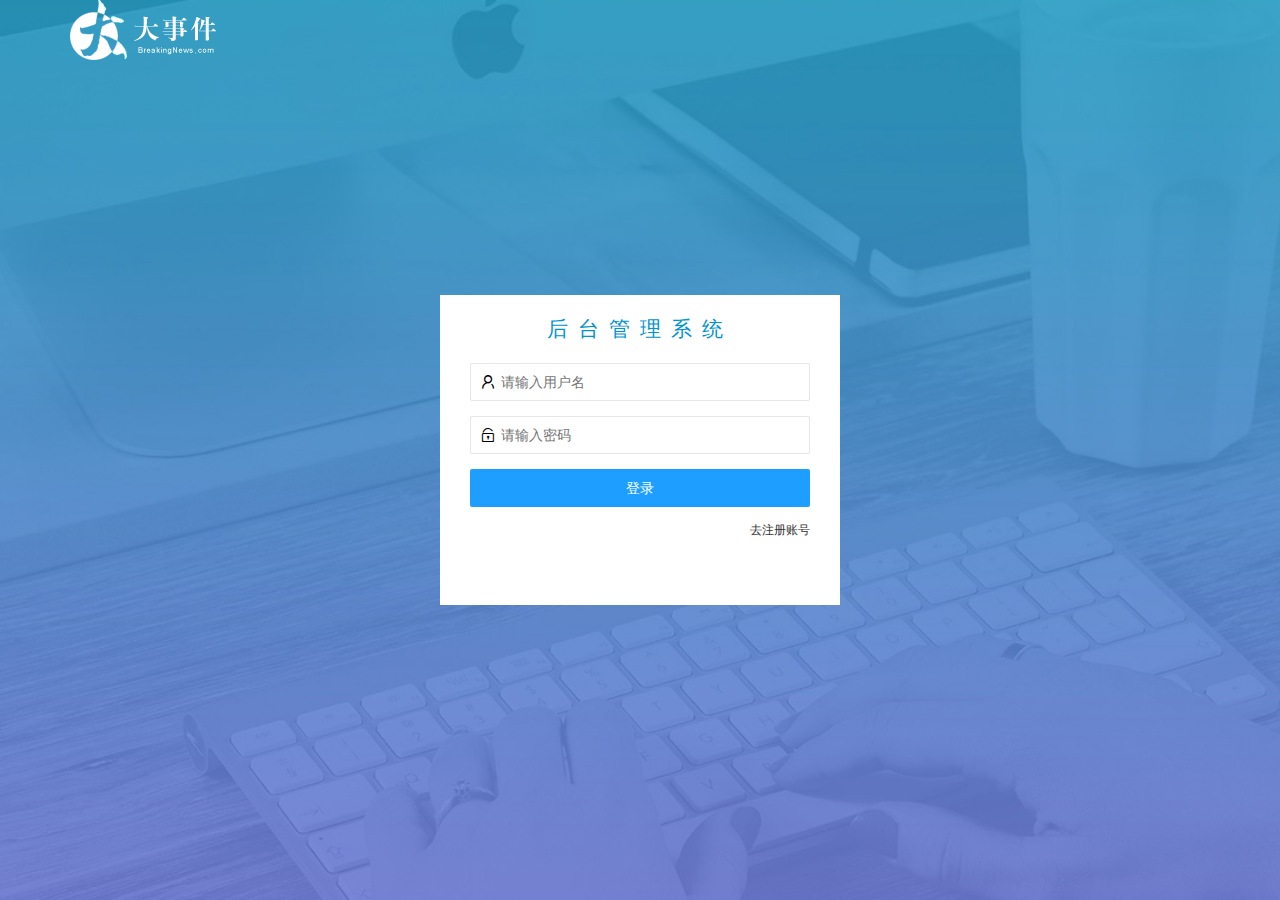
<file: login.html>
<!DOCTYPE html>
<html lang="en">

<head>
  <meta charset="UTF-8">
  <meta http-equiv="X-UA-Compatible" content="IE=edge">
  <meta name="viewport" content="width=device-width, initial-scale=1.0">
  <title>大事件登录</title>
  <!-- 导入layui样式 -->
  <link rel="stylesheet" href="assets/lib/layui/css/layui.css">
  <!-- 导入自己的样式 -->
  <link rel="stylesheet" href="assets/css//login.css">
</head>

<body>
  <!-- 头部logo区域 -->
  <div class="layui-main">
    <img src="/assets/images/logo.png" alt="">
  </div>
  <!-- 头部logo区域end -->
  <!-- 登录区域start -->
  <div class="loginBox">
    <h2>后台管理系统</h2>
    <!-- 登录模块 -->
    <div class="login-box">
      <!-- 用户名小模块 -->
      <form class="layui-form" action="" id="login-form">
        <div class="layui-form-item">
          <i class="layui-icon layui-icon-username"></i>
          <input type="text" name="username" required lay-verify="required" placeholder="请输入用户名" autocomplete="off"
            class="layui-input">
        </div>
        <!-- 密码模块 -->
        <div class="layui-form-item">
          <i class="layui-icon layui-icon-password"></i>
          <input type="password" name="password" required lay-verify="required|pass" placeholder="请输入密码"
            autocomplete="off" class="layui-input">
        </div>
        <div class="layui-form-item">
          <button class="layui-btn layui-btn-fluid layui-btn-normal" lay-submit>登录</button>
        </div>
        <div class="layui-form-item links">
          <a href="javascript:;">去注册账号</a>
        </div>
      </form>
    </div>
    <!-- 注册模块 -->
    <div class="register">
      <form class="layui-form" action="" id="form-reg">
        <div class="layui-form-item">
          <i class="layui-icon layui-icon-username"></i>
          <input type="text" name="username" required lay-verify="required" placeholder="请输入用户名" autocomplete="off"
            class="layui-input">
        </div>
        <!-- 密码模块 -->
        <div class="layui-form-item">
          <i class="layui-icon layui-icon-password"></i>
          <input type="password" name="password" required lay-verify="required|pass" placeholder="请输入密码"
            autocomplete="off" class="layui-input">
        </div>
        <!-- 确认密码模块 -->
        <div class="layui-form-item">
          <i class="layui-icon layui-icon-password"></i>
          <input type="password" name="repassword" required lay-verify="required|pass|repass" placeholder="请再次确认密码"
            autocomplete="off" class="layui-input">
        </div>
        <div class="layui-form-item">
          <button class="layui-btn layui-btn-fluid layui-btn-normal" lay-submit>注册</button>
        </div>
        <div class="layui-form-item links">
          <a href="javascript:;">去登录帐号</a>
        </div>
      </form>
    </div>
  </div>
  <!-- 注册div -->

  <!-- 登陆区域end -->
  <!-- 导入js -->
  <script src="/assets/lib/layui/layui.all.js"></script>
  <script src="/assets/lib/jquery.js"></script>
  <script src="/assets/js/login.js"></script>
</body>

</html>
</file>
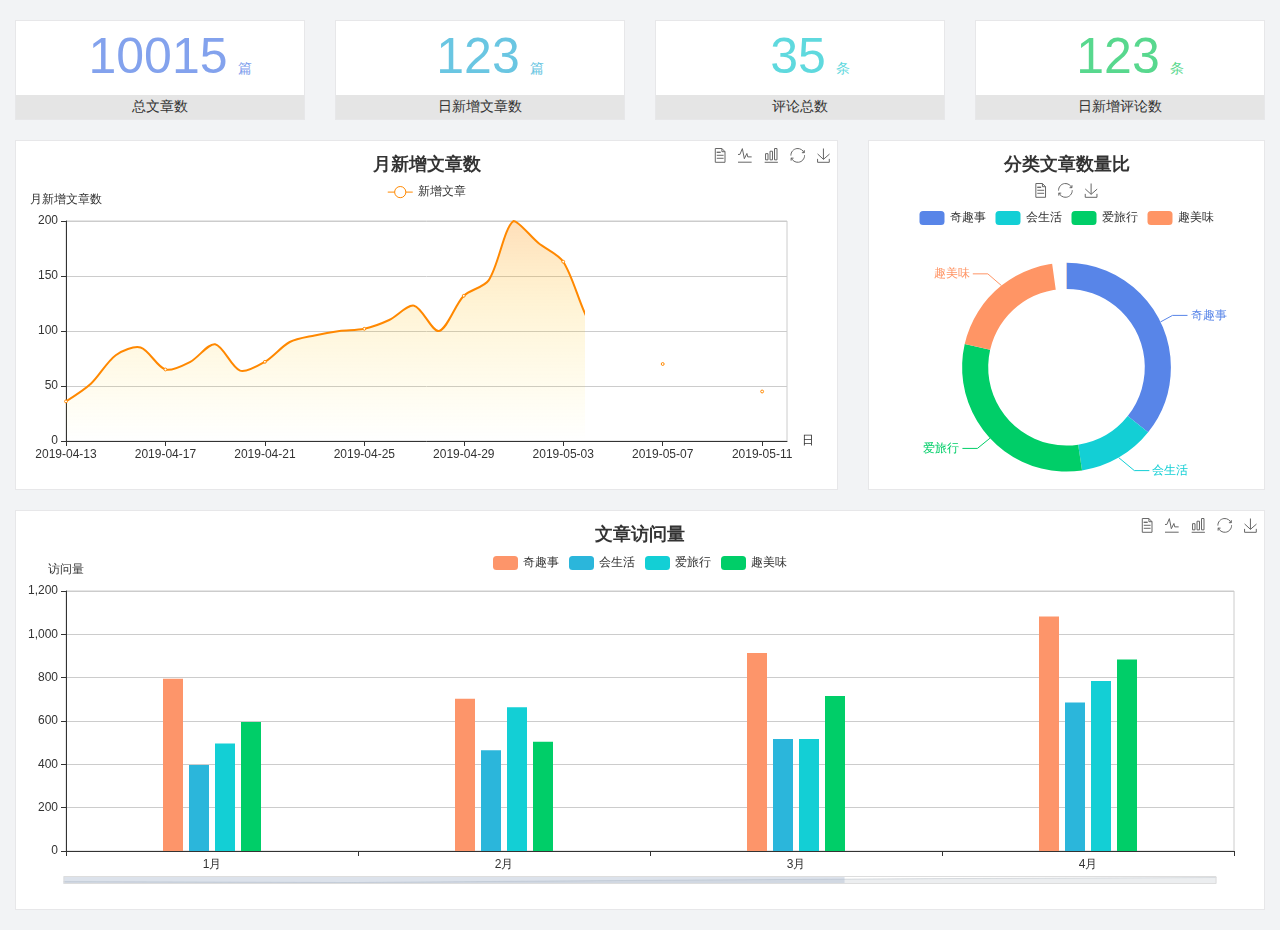
<file: home/dashboard.html>
<!DOCTYPE html>
<html lang="en">

<head>
  <meta charset="UTF-8">
  <meta name="viewport" content="width=device-width, initial-scale=1.0">
  <meta http-equiv="X-UA-Compatible" content="ie=edge">
  <title>图表统计</title>
  <link rel="stylesheet" href="../../assets/lib/bootstrap.css" />
  <link rel="stylesheet" href="../../assets/lib/main.css" />
  <script src="../../assets/lib/jquery.js"></script>
  <script type="text/javascript" src="../../assets/lib/echarts.min.js"></script>
</head>

<body>
  <div class="container-fluid">
    <div class="row spannel_list">
      <div class="col-sm-3 col-xs-6">
        <div class="spannel">
          <em>10015</em><span>篇</span>
          <b>总文章数</b>
        </div>
      </div>
      <div class="col-sm-3 col-xs-6">
        <div class="spannel scolor01">
          <em>123</em><span>篇</span>
          <b>日新增文章数</b>
        </div>
      </div>
      <div class="col-sm-3 col-xs-6">
        <div class="spannel scolor02">
          <em>35</em><span>条</span>
          <b>评论总数</b>
        </div>
      </div>
      <div class="col-sm-3 col-xs-6">
        <div class="spannel scolor03">
          <em>123</em><span>条</span>
          <b>日新增评论数</b>
        </div>
      </div>
    </div>
  </div>

  <div class="container-fluid">
    <div class="row curve-pie">
      <div class="col-lg-8 col-md-8">
        <div class="gragh_pannel" id="curve_show"></div>
      </div>
      <div class="col-lg-4 col-md-4">
        <div class="gragh_pannel" id="pie_show"></div>
      </div>
    </div>
  </div>

  <div class="container-fluid">
    <div class="column_pannel" id="column_show"></div>
  </div>

  <script>
    var oChart = echarts.init(document.getElementById('curve_show'));
    var aList_all = [
      { 'count': 36, 'date': '2019-04-13' },
      { 'count': 52, 'date': '2019-04-14' },
      { 'count': 78, 'date': '2019-04-15' },
      { 'count': 85, 'date': '2019-04-16' },
      { 'count': 65, 'date': '2019-04-17' },
      { 'count': 72, 'date': '2019-04-18' },
      { 'count': 88, 'date': '2019-04-19' },
      { 'count': 64, 'date': '2019-04-20' },
      { 'count': 72, 'date': '2019-04-21' },
      { 'count': 90, 'date': '2019-04-22' },
      { 'count': 96, 'date': '2019-04-23' },
      { 'count': 100, 'date': '2019-04-24' },
      { 'count': 102, 'date': '2019-04-25' },
      { 'count': 110, 'date': '2019-04-26' },
      { 'count': 123, 'date': '2019-04-27' },
      { 'count': 100, 'date': '2019-04-28' },
      { 'count': 132, 'date': '2019-04-29' },
      { 'count': 146, 'date': '2019-04-30' },
      { 'count': 200, 'date': '2019-05-01' },
      { 'count': 180, 'date': '2019-05-02' },
      { 'count': 163, 'date': '2019-05-03' },
      { 'count': 110, 'date': '2019-05-04' },
      { 'count': 80, 'date': '2019-05-05' },
      { 'count': 82, 'date': '2019-05-06' },
      { 'count': 70, 'date': '2019-05-07' },
      { 'count': 65, 'date': '2019-05-08' },
      { 'count': 54, 'date': '2019-05-09' },
      { 'count': 40, 'date': '2019-05-10' },
      { 'count': 45, 'date': '2019-05-11' },
      { 'count': 38, 'date': '2019-05-12' },
    ];

    let aCount = [];
    let aDate = [];

    for (var i = 0; i < aList_all.length; i++) {
      aCount.push(aList_all[i].count);
      aDate.push(aList_all[i].date);
    }

    var chartopt = {
      title: {
        text: '月新增文章数',
        left: 'center',
        top: '10'
      },
      tooltip: {
        trigger: 'axis'
      },
      legend: {
        data: ['新增文章'],
        top: '40'
      },
      toolbox: {
        show: true,
        feature: {
          mark: { show: true },
          dataView: { show: true, readOnly: false },
          magicType: { show: true, type: ['line', 'bar'] },
          restore: { show: true },
          saveAsImage: { show: true }
        }
      },
      calculable: true,
      xAxis: [
        {
          name: '日',
          type: 'category',
          boundaryGap: false,
          data: aDate
        }
      ],
      yAxis: [
        {
          name: '月新增文章数',
          type: 'value'
        }
      ],
      series: [
        {
          name: '新增文章',
          type: 'line',
          smooth: true,
          itemStyle: { normal: { areaStyle: { type: 'default' }, color: '#f80' }, lineStyle: { color: '#f80' } },
          data: aCount
        }],
      areaStyle: {
        normal: {
          color: new echarts.graphic.LinearGradient(0, 0, 0, 1, [{
            offset: 0,
            color: 'rgba(255,136,0,0.39)'
          }, {
            offset: .34,
            color: 'rgba(255,180,0,0.25)'
          }, {
            offset: 1,
            color: 'rgba(255,222,0,0.00)'
          }])

        }
      },
      grid: {
        show: true,
        x: 50,
        x2: 50,
        y: 80,
        height: 220
      }
    };

    oChart.setOption(chartopt);


    var oPie = echarts.init(document.getElementById('pie_show'));
    var oPieopt =
    {
      title: {
        top: 10,
        text: '分类文章数量比',
        x: 'center'
      },
      tooltip: {
        trigger: 'item',
        formatter: "{a} <br/>{b} : {c} ({d}%)"
      },
      color: ['#5885e8', '#13cfd5', '#00ce68', '#ff9565'],
      legend: {
        x: 'center',
        top: 65,
        data: ['奇趣事', '会生活', '爱旅行', '趣美味']
      },
      toolbox: {
        show: true,
        x: 'center',
        top: 35,
        feature: {
          mark: { show: true },
          dataView: { show: true, readOnly: false },
          magicType: {
            show: true,
            type: ['pie', 'funnel'],
            option: {
              funnel: {
                x: '25%',
                width: '50%',
                funnelAlign: 'left',
                max: 1548
              }
            }
          },
          restore: { show: true },
          saveAsImage: { show: true }
        }
      },
      calculable: true,
      series: [
        {
          name: '访问来源',
          type: 'pie',
          radius: ['45%', '60%'],
          center: ['50%', '65%'],
          data: [
            { value: 300, name: '奇趣事' },
            { value: 100, name: '会生活' },
            { value: 260, name: '爱旅行' },
            { value: 180, name: '趣美味' }
          ]
        }
      ]
    };
    oPie.setOption(oPieopt);



    var oColumn = this.echarts.init(document.getElementById('column_show'));
    var oColumnopt =
    {
      title: {
        text: '文章访问量',
        left: 'center',
        top: '10'
      },
      tooltip: {
        trigger: 'axis'
      },
      legend: {
        data: ['奇趣事', '会生活', '爱旅行', '趣美味'],
        top: '40'
      },
      toolbox: {
        show: true,
        feature: {
          mark: { show: true },
          dataView: { show: true, readOnly: false },
          magicType: { show: true, type: ['line', 'bar'] },
          restore: { show: true },
          saveAsImage: { show: true }
        }
      },
      calculable: true,
      xAxis: [
        {
          type: 'category',
          data: ['1月', '2月', '3月', '4月', '5月']
        }
      ],
      yAxis: [
        {
          name: '访问量',
          type: 'value'
        }
      ],
      series: [
        {
          name: '奇趣事',
          type: 'bar',
          barWidth: 20,
          itemStyle: {
            normal: { areaStyle: { type: 'default' }, color: '#fd956a' }
          },
          data: [800, 708, 920, 1090, 1200]
        },
        {
          name: '会生活',
          type: 'bar',
          barWidth: 20,
          itemStyle: {
            normal: { areaStyle: { type: 'default' }, color: '#2bb6db' }
          },
          data: [400, 468, 520, 690, 800]
        },
        {
          name: '爱旅行',
          type: 'bar',
          barWidth: 20,
          itemStyle: {
            normal: { areaStyle: { type: 'default' }, color: '#13cfd5' }
          },
          data: [500, 668, 520, 790, 900]
        },
        {
          name: '趣美味',
          type: 'bar',
          barWidth: 20,
          itemStyle: {
            normal: { areaStyle: { type: 'default' }, color: '#00ce68' }
          },
          data: [600, 508, 720, 890, 1000]
        }
      ],
      grid: {
        show: true,
        x: 50,
        x2: 30,
        y: 80,
        height: 260
      },
      dataZoom: [//给x轴设置滚动条
        {
          start: 0,//默认为0
          end: 100 - 1000 / 31,//默认为100
          type: 'slider',
          show: true,
          xAxisIndex: [0],
          handleSize: 0,//滑动条的 左右2个滑动条的大小
          height: 8,//组件高度
          left: 45, //左边的距离
          right: 50,//右边的距离
          bottom: 26,//右边的距离
          handleColor: '#ddd',//h滑动图标的颜色
          handleStyle: {
            borderColor: "#cacaca",
            borderWidth: "1",
            shadowBlur: 2,
            background: "#ddd",
            shadowColor: "#ddd",
          }
        }]
    };
    oColumn.setOption(oColumnopt);
  </script>
</body>

</html>
</file>
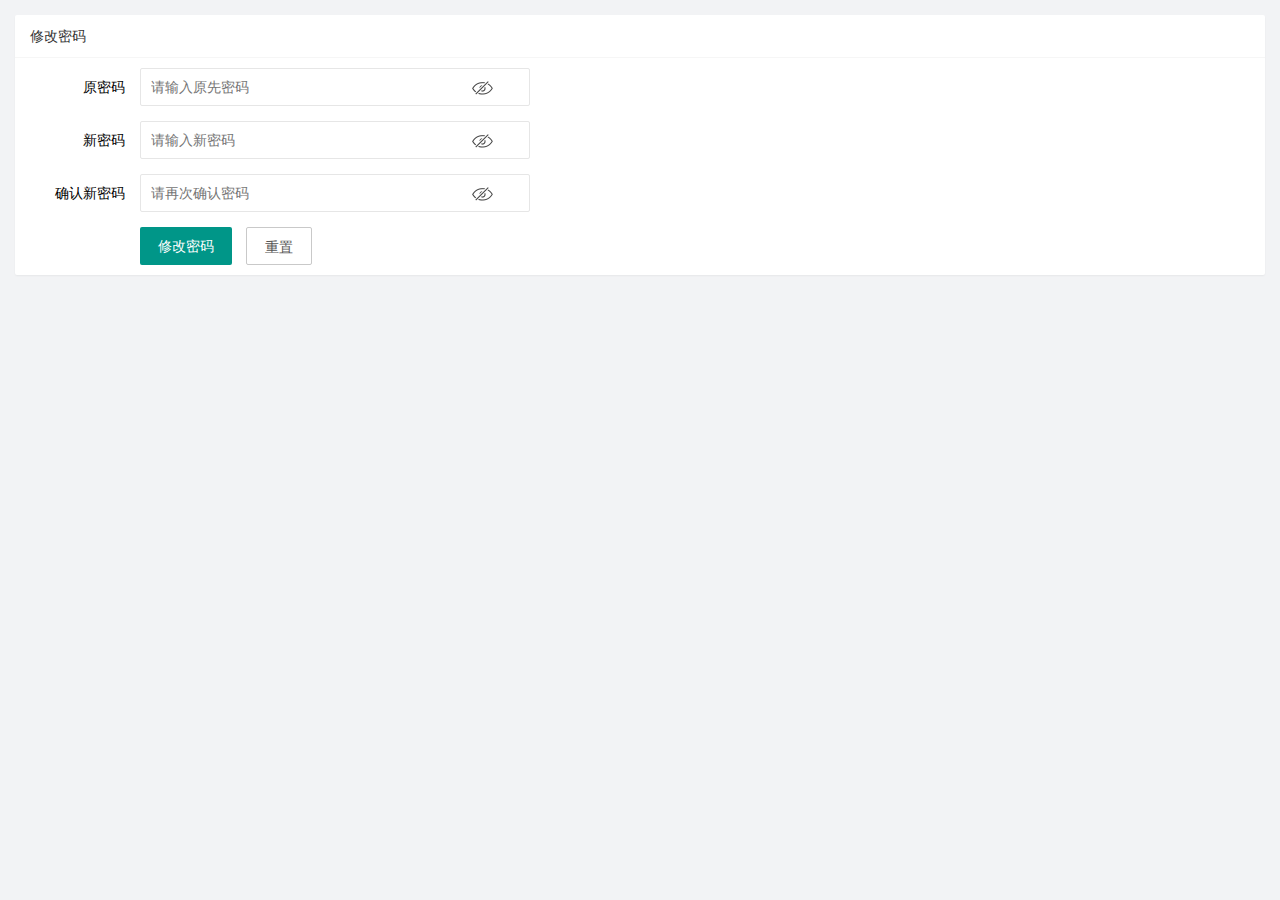
<file: user/uesr_pwd.html>
<!DOCTYPE html>
<html lang="en">

<head>
  <meta charset="UTF-8">
  <meta http-equiv="X-UA-Compatible" content="IE=edge">
  <meta name="viewport" content="width=device-width, initial-scale=1.0">
  <title>Document</title>
  <link rel="stylesheet" href="/assets/lib/layui/css/layui.css">
  <link rel="stylesheet" href="/assets/css/user/user_pwd.css">
</head>

<body>
  <!-- 卡片区域 -->
  <div class="layui-card">
    <form class="layui-form" action="">
      <div class="layui-card-header">修改密码</div>
      <div class="layui-card-body">
        <div class="layui-form-item">
          <label class="layui-form-label">原密码</label>
          <div class="layui-input-block">
            <input type="password" name="oldPwd" required lay-verify="required|pass" placeholder="请输入原先密码"
              autocomplete="off" class="layui-input" id="old">
            <img src="/images/眼睛_隐藏_o.png" class="hideImg" alt="">
          </div>
        </div>
        <div class="layui-form-item">
          <label class="layui-form-label">新密码</label>
          <div class="layui-input-block">
            <input type="password" name="newPwd" required lay-verify="required|pass|samePwd" placeholder="请输入新密码"
              autocomplete="off" class="layui-input" id="new">
            <img src="/images/眼睛_隐藏_o.png" class="hideImg" alt="">
          </div>
        </div>
        <div class="layui-form-item">
          <label class="layui-form-label">确认新密码</label>
          <div class="layui-input-block">
            <input type="password" name="rePwd" required lay-verify="required|pass|rePwd" placeholder="请再次确认密码"
              autocomplete="off" class="layui-input">
            <img src="/images/眼睛_隐藏_o.png" class="hideImg" alt="">
          </div>
        </div>

        <div class="layui-input-block">
          <button class="layui-btn" lay-submit lay-filter="formDemo">修改密码</button>
          <button type="reset" class="layui-btn layui-btn-primary">重置</button>
        </div>
      </div>
    </form>
  </div>
  <script src="/assets/lib/layui/layui.all.js"></script>
  <script src="/assets/lib/jquery.js"></script>
  <script src="/assets/js/baseAPI.js"></script>
  <script src="/assets/js/user_pwd.js"></script>
</body>

</html>
</file>
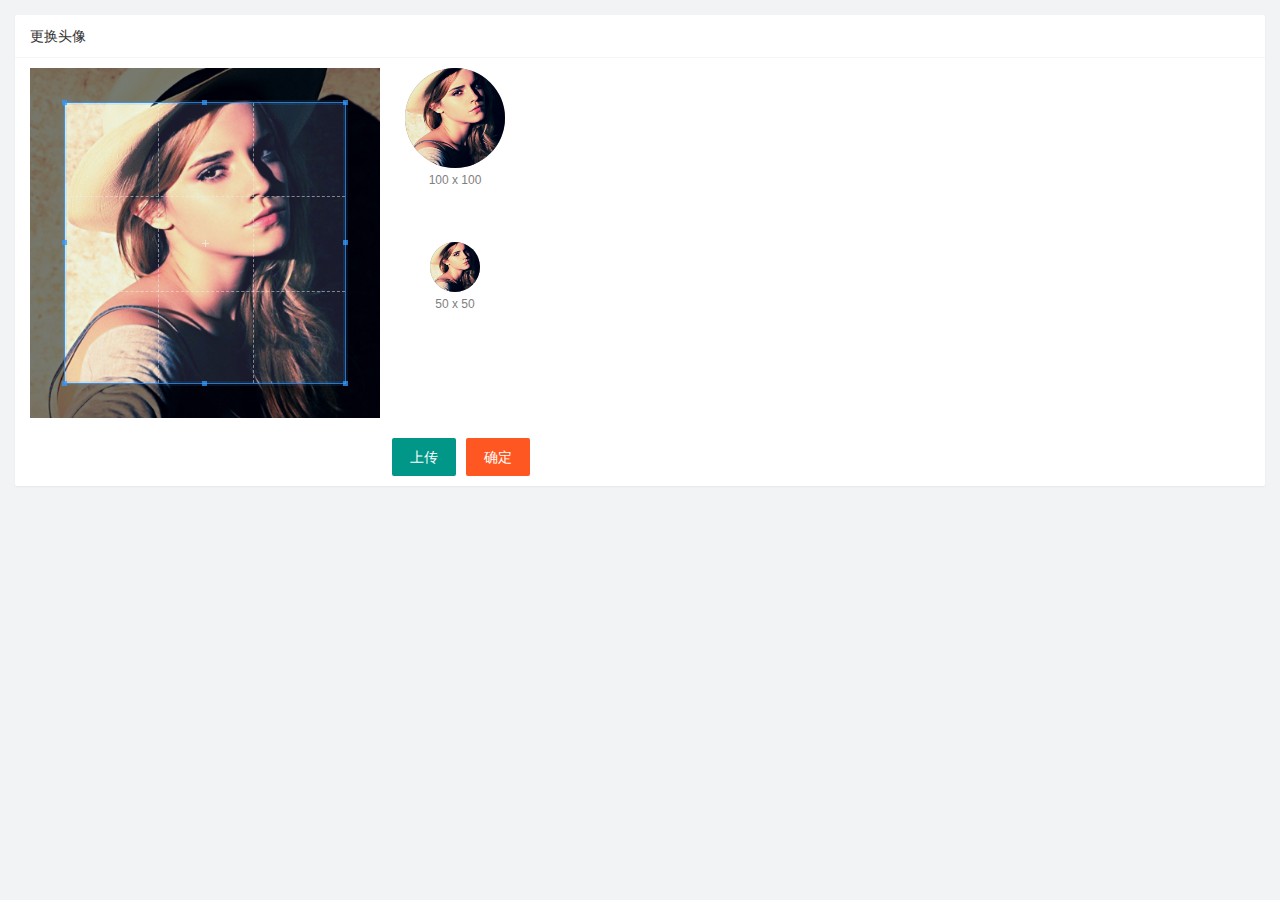
<file: user/user_avatar.html>
<!DOCTYPE html>
<html lang="en">

<head>
  <meta charset="UTF-8">
  <meta http-equiv="X-UA-Compatible" content="IE=edge">
  <meta name="viewport" content="width=device-width, initial-scale=1.0">
  <title>Document</title>
  <link rel="stylesheet" href="/assets/lib/layui/css/layui.css">
  <link rel="stylesheet" href="/assets/lib/cropper/cropper.css" />
  <link rel="stylesheet" href="/assets/css/user/user_avatar.css">
</head>

<body>
  <!-- 卡片区域 -->
  <div class="layui-card">
    <div class="layui-card-header">更换头像</div>
    <div class="layui-card-body">
      <!-- 第一行的图片裁剪和预览区域 -->
      <div class="row1">
        <!-- 图片裁剪区域 -->
        <div class="cropper-box">
          <!-- 这个 img 标签很重要，将来会把它初始化为裁剪区域 -->
          <img id="image" src="/assets/images/sample.jpg" />
        </div>
        <!-- 图片的预览区域 -->
        <div class="preview-box">
          <div>
            <!-- 宽高为 100px 的预览区域 -->
            <div class="img-preview w100"></div>
            <p class="size">100 x 100</p>
          </div>
          <div>
            <!-- 宽高为 50px 的预览区域 -->
            <div class="img-preview w50"></div>
            <p class="size">50 x 50</p>
          </div>
        </div>
      </div>

      <!-- 第二行的按钮区域 -->
      <div class="row2">
        <input type="file" id="file" accept="image/png,image/jpeg" style="display: none;">
        <button type="button" id="uploadImg" class="layui-btn">上传</button>
        <button type="button" id="confirm" class="layui-btn layui-btn-danger">确定</button>
      </div>
    </div>
  </div>
  <script src="/assets/lib/jquery.js"></script>
  <script src="/assets/lib/layui/layui.all.js"></script>
  <script src="/assets/lib/cropper/Cropper.js"></script>
  <script src="/assets/lib/cropper/jquery-cropper.js"></script>
  <script src="/assets/js/baseAPI.js"></script>
  <script src="/assets/js/user_avatar.js"></script>
</body>

</html>
</file>
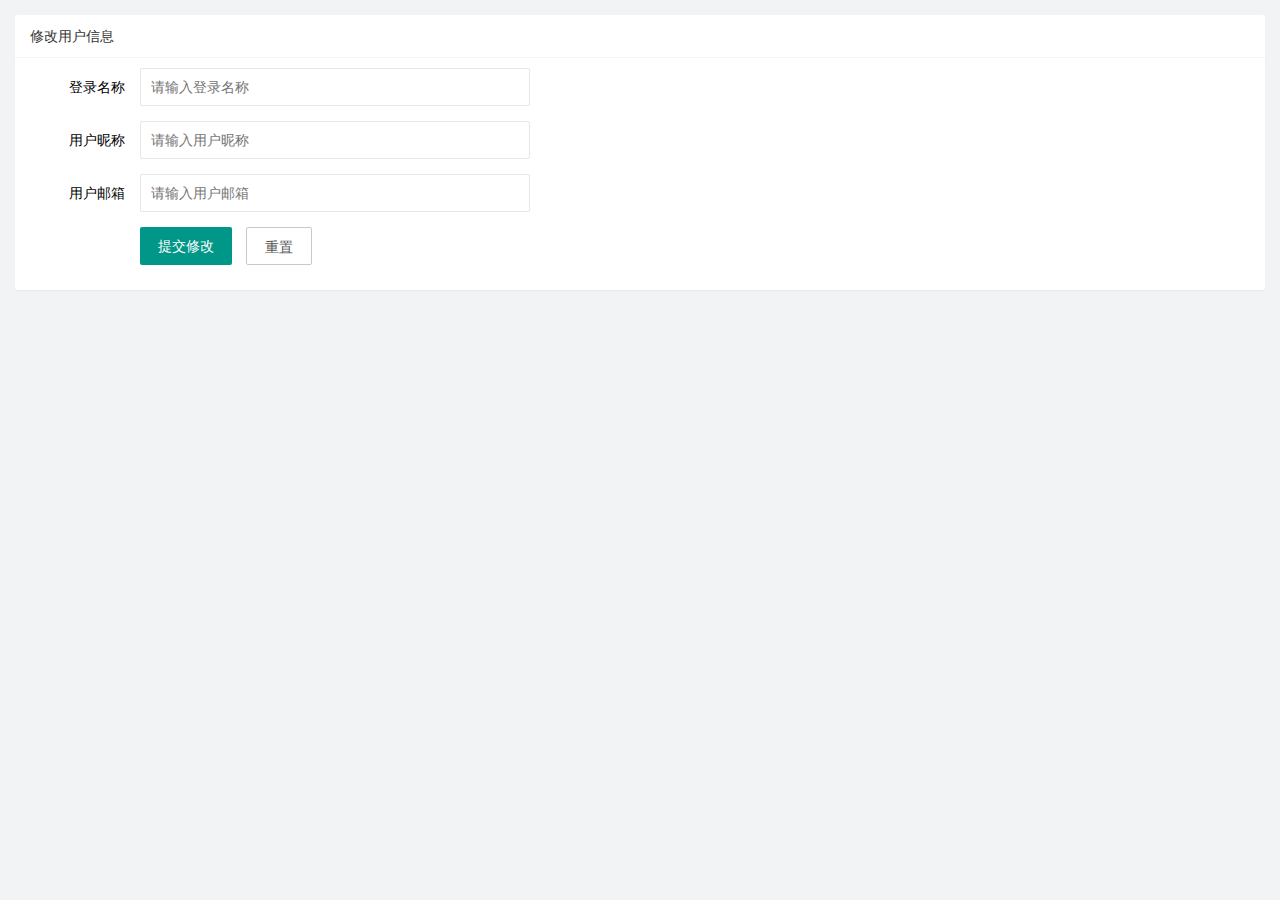
<file: user/user_info.html>
<!DOCTYPE html>
<html lang="en">

<head>
  <meta charset="UTF-8">
  <meta http-equiv="X-UA-Compatible" content="IE=edge">
  <meta name="viewport" content="width=device-width, initial-scale=1.0">
  <title>Document</title>
  <!-- 导入layui.css -->
  <link rel="stylesheet" href="/assets/lib/layui/css/layui.css">
  <!-- 导入自己的样式 -->
  <link rel="stylesheet" href="/assets/css/user/user_info.css">
</head>

<body>
  <!-- 卡片区 -->
  <div class="layui-card">
    <div class="layui-card-header">修改用户信息</div>
    <div class="layui-card-body">
      <!-- form表单 -->
      <form class="layui-form" lay-filter="formUserInfo">
        <!-- 隐藏域 -->
        <input type="hidden" name="id" id="hiddenId">
        <div class="layui-form-item">
          <label class="layui-form-label">登录名称</label>
          <div class="layui-input-block">
            <input type="text" name="uesrname" required lay-verify="required" placeholder="请输入登录名称" autocomplete="off"
              class="layui-input" id="loginName" readonly>
          </div>
        </div>
        <div class="layui-form-item">
          <label class="layui-form-label">用户昵称</label>
          <div class="layui-input-block">
            <input type="text" name="nickname" required lay-verify="required|nickname" placeholder="请输入用户昵称"
              autocomplete="off" class="layui-input" id="nickName">
          </div>
        </div>
        <div class="layui-form-item">
          <label class="layui-form-label">用户邮箱</label>
          <div class="layui-input-block">
            <input type="text" name="email" required lay-verify="required|email" placeholder="请输入用户邮箱"
              autocomplete="off" class="layui-input" id="eamilName">
          </div>
        </div>
        <!-- 提交按钮 -->
        <div class="layui-form-item">
          <div class="layui-input-block">
            <button class="layui-btn" lay-submit lay-filter="formDemo">提交修改</button>
            <button type="reset" class="layui-btn layui-btn-primary" id="reset">重置</button>
          </div>
        </div>
      </form>
    </div>
  </div>
  <!-- 导入layui js文件 -->
  <script src="/assets/lib/layui/layui.all.js"></script>
  <script src="/assets/lib/jquery.js"></script>
  <script src="/assets/js/baseAPI.js"></script>
  <script src="/assets/js/uesr_info.js"></script>
</body>

</html>
</file>
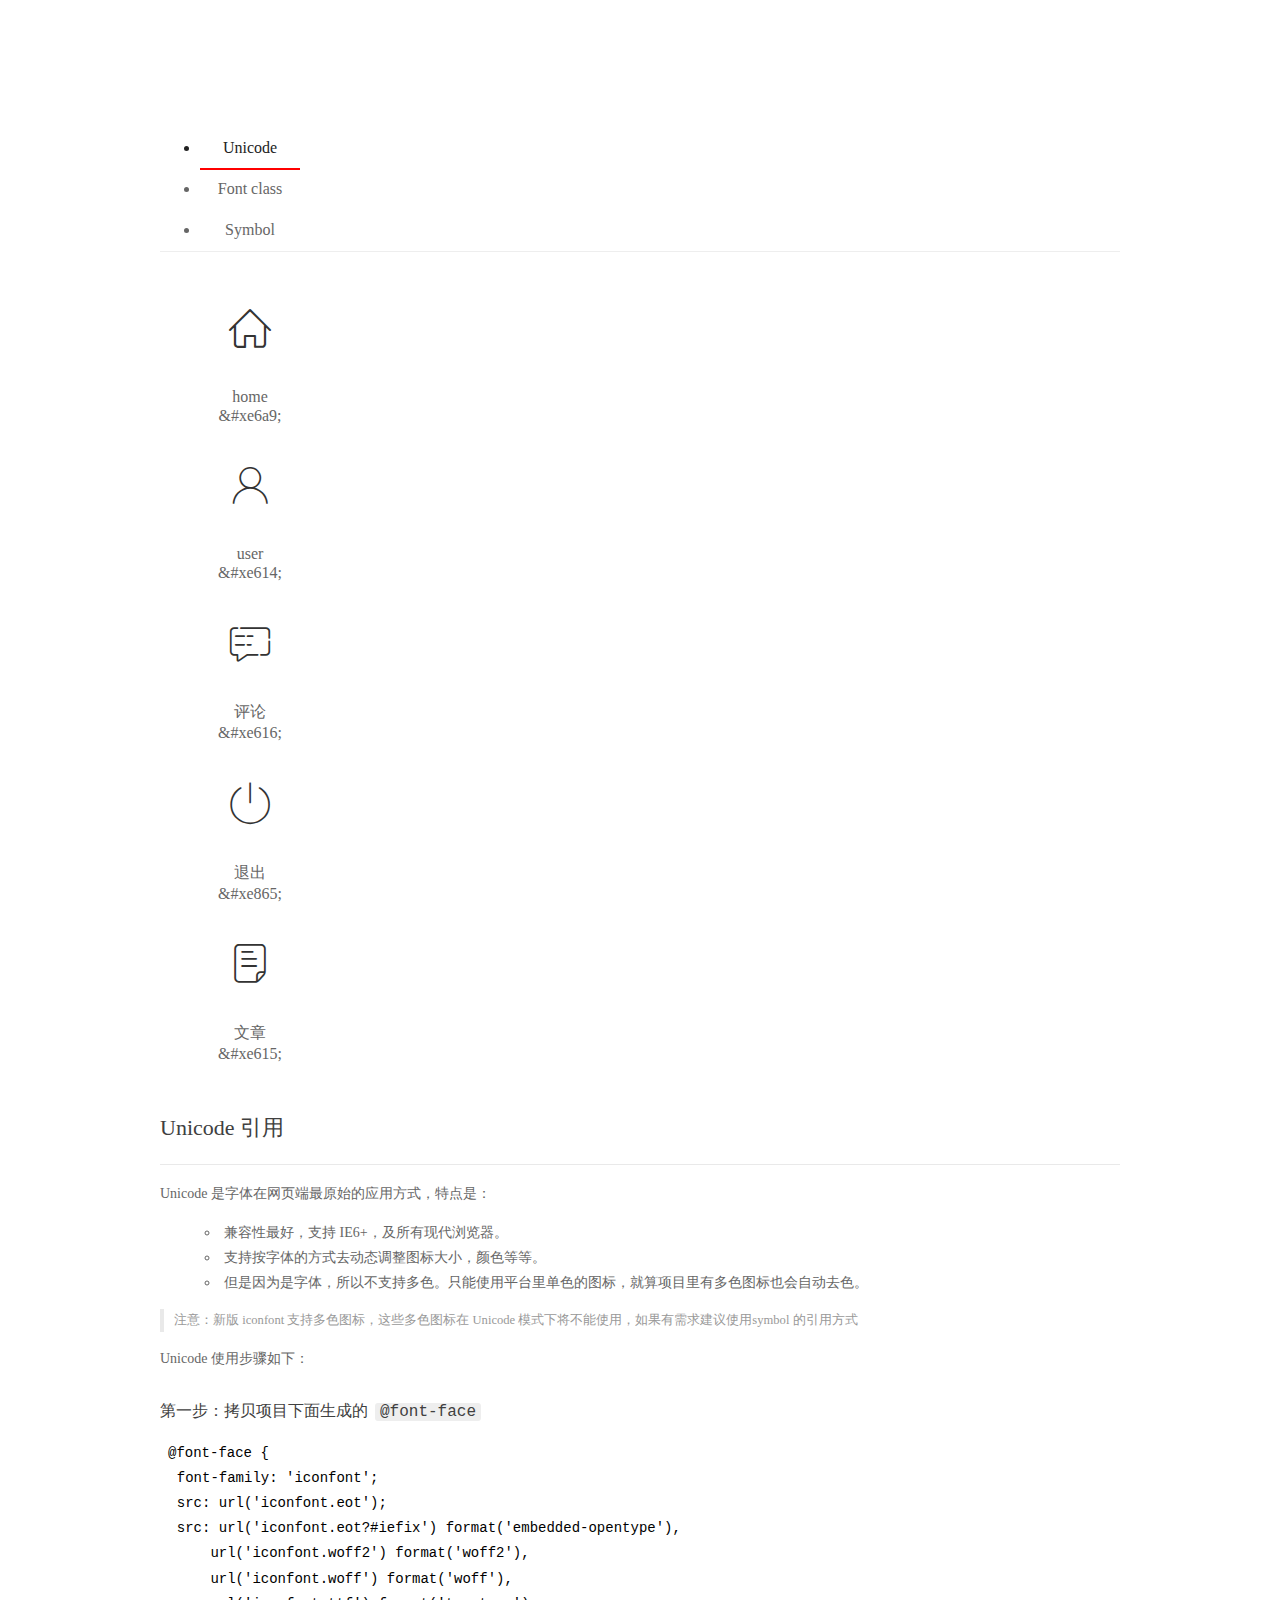
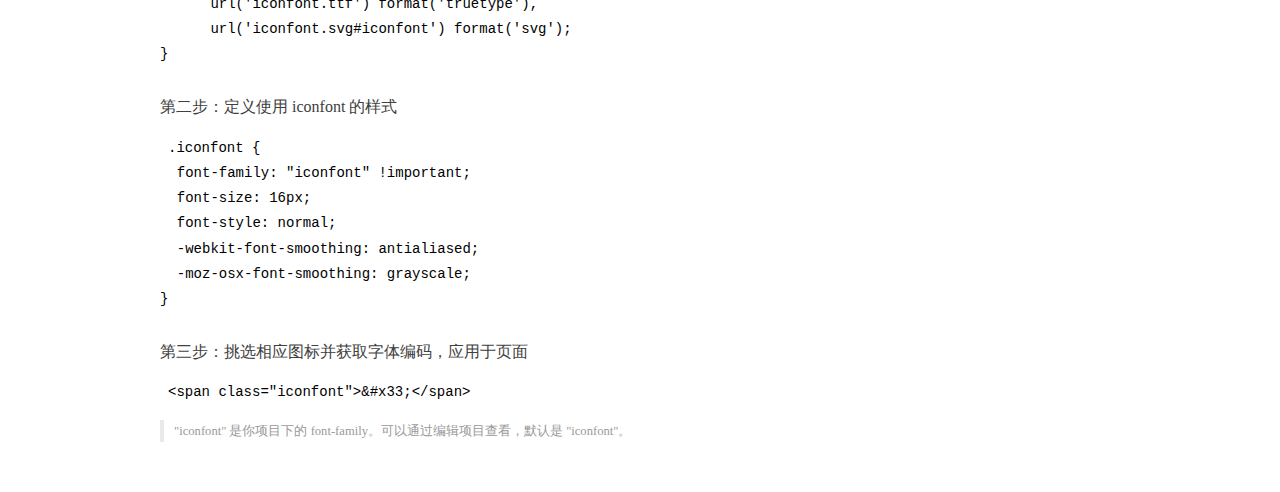
<file: assets/fonts/demo_index.html>
<!DOCTYPE html>
<html>
<head>
  <meta charset="utf-8"/>
  <title>IconFont Demo</title>
  <link rel="shortcut icon" href="https://gtms04.alicdn.com/tps/i4/TB1_oz6GVXXXXaFXpXXJDFnIXXX-64-64.ico" type="image/x-icon"/>
  <link rel="stylesheet" href="https://g.alicdn.com/thx/cube/1.3.2/cube.min.css">
  <link rel="stylesheet" href="demo.css">
  <link rel="stylesheet" href="iconfont.css">
  <script src="iconfont.js"></script>
  <!-- jQuery -->
  <script src="https://a1.alicdn.com/oss/uploads/2018/12/26/7bfddb60-08e8-11e9-9b04-53e73bb6408b.js"></script>
  <!-- 代码高亮 -->
  <script src="https://a1.alicdn.com/oss/uploads/2018/12/26/a3f714d0-08e6-11e9-8a15-ebf944d7534c.js"></script>
</head>
<body>
  <div class="main">
    <h1 class="logo"><a href="https://www.iconfont.cn/" title="iconfont 首页" target="_blank">&#xe86b;</a></h1>
    <div class="nav-tabs">
      <ul id="tabs" class="dib-box">
        <li class="dib active"><span>Unicode</span></li>
        <li class="dib"><span>Font class</span></li>
        <li class="dib"><span>Symbol</span></li>
      </ul>
      
    </div>
    <div class="tab-container">
      <div class="content unicode" style="display: block;">
          <ul class="icon_lists dib-box">
          
            <li class="dib">
              <span class="icon iconfont">&#xe6a9;</span>
                <div class="name">home</div>
                <div class="code-name">&amp;#xe6a9;</div>
              </li>
          
            <li class="dib">
              <span class="icon iconfont">&#xe614;</span>
                <div class="name">user</div>
                <div class="code-name">&amp;#xe614;</div>
              </li>
          
            <li class="dib">
              <span class="icon iconfont">&#xe616;</span>
                <div class="name">评论</div>
                <div class="code-name">&amp;#xe616;</div>
              </li>
          
            <li class="dib">
              <span class="icon iconfont">&#xe865;</span>
                <div class="name">退出</div>
                <div class="code-name">&amp;#xe865;</div>
              </li>
          
            <li class="dib">
              <span class="icon iconfont">&#xe615;</span>
                <div class="name">文章</div>
                <div class="code-name">&amp;#xe615;</div>
              </li>
          
          </ul>
          <div class="article markdown">
          <h2 id="unicode-">Unicode 引用</h2>
          <hr>

          <p>Unicode 是字体在网页端最原始的应用方式，特点是：</p>
          <ul>
            <li>兼容性最好，支持 IE6+，及所有现代浏览器。</li>
            <li>支持按字体的方式去动态调整图标大小，颜色等等。</li>
            <li>但是因为是字体，所以不支持多色。只能使用平台里单色的图标，就算项目里有多色图标也会自动去色。</li>
          </ul>
          <blockquote>
            <p>注意：新版 iconfont 支持多色图标，这些多色图标在 Unicode 模式下将不能使用，如果有需求建议使用symbol 的引用方式</p>
          </blockquote>
          <p>Unicode 使用步骤如下：</p>
          <h3 id="-font-face">第一步：拷贝项目下面生成的 <code>@font-face</code></h3>
<pre><code class="language-css"
>@font-face {
  font-family: 'iconfont';
  src: url('iconfont.eot');
  src: url('iconfont.eot?#iefix') format('embedded-opentype'),
      url('iconfont.woff2') format('woff2'),
      url('iconfont.woff') format('woff'),
      url('iconfont.ttf') format('truetype'),
      url('iconfont.svg#iconfont') format('svg');
}
</code></pre>
          <h3 id="-iconfont-">第二步：定义使用 iconfont 的样式</h3>
<pre><code class="language-css"
>.iconfont {
  font-family: "iconfont" !important;
  font-size: 16px;
  font-style: normal;
  -webkit-font-smoothing: antialiased;
  -moz-osx-font-smoothing: grayscale;
}
</code></pre>
          <h3 id="-">第三步：挑选相应图标并获取字体编码，应用于页面</h3>
<pre>
<code class="language-html"
>&lt;span class="iconfont"&gt;&amp;#x33;&lt;/span&gt;
</code></pre>
          <blockquote>
            <p>"iconfont" 是你项目下的 font-family。可以通过编辑项目查看，默认是 "iconfont"。</p>
          </blockquote>
          </div>
      </div>
      <div class="content font-class">
        <ul class="icon_lists dib-box">
          
          <li class="dib">
            <span class="icon iconfont icon-home"></span>
            <div class="name">
              home
            </div>
            <div class="code-name">.icon-home
            </div>
          </li>
          
          <li class="dib">
            <span class="icon iconfont icon-user"></span>
            <div class="name">
              user
            </div>
            <div class="code-name">.icon-user
            </div>
          </li>
          
          <li class="dib">
            <span class="icon iconfont icon-pinglun"></span>
            <div class="name">
              评论
            </div>
            <div class="code-name">.icon-pinglun
            </div>
          </li>
          
          <li class="dib">
            <span class="icon iconfont icon-tuichu"></span>
            <div class="name">
              退出
            </div>
            <div class="code-name">.icon-tuichu
            </div>
          </li>
          
          <li class="dib">
            <span class="icon iconfont icon-16"></span>
            <div class="name">
              文章
            </div>
            <div class="code-name">.icon-16
            </div>
          </li>
          
        </ul>
        <div class="article markdown">
        <h2 id="font-class-">font-class 引用</h2>
        <hr>

        <p>font-class 是 Unicode 使用方式的一种变种，主要是解决 Unicode 书写不直观，语意不明确的问题。</p>
        <p>与 Unicode 使用方式相比，具有如下特点：</p>
        <ul>
          <li>兼容性良好，支持 IE8+，及所有现代浏览器。</li>
          <li>相比于 Unicode 语意明确，书写更直观。可以很容易分辨这个 icon 是什么。</li>
          <li>因为使用 class 来定义图标，所以当要替换图标时，只需要修改 class 里面的 Unicode 引用。</li>
          <li>不过因为本质上还是使用的字体，所以多色图标还是不支持的。</li>
        </ul>
        <p>使用步骤如下：</p>
        <h3 id="-fontclass-">第一步：引入项目下面生成的 fontclass 代码：</h3>
<pre><code class="language-html">&lt;link rel="stylesheet" href="./iconfont.css"&gt;
</code></pre>
        <h3 id="-">第二步：挑选相应图标并获取类名，应用于页面：</h3>
<pre><code class="language-html">&lt;span class="iconfont icon-xxx"&gt;&lt;/span&gt;
</code></pre>
        <blockquote>
          <p>"
            iconfont" 是你项目下的 font-family。可以通过编辑项目查看，默认是 "iconfont"。</p>
        </blockquote>
      </div>
      </div>
      <div class="content symbol">
          <ul class="icon_lists dib-box">
          
            <li class="dib">
                <svg class="icon svg-icon" aria-hidden="true">
                  <use xlink:href="#icon-home"></use>
                </svg>
                <div class="name">home</div>
                <div class="code-name">#icon-home</div>
            </li>
          
            <li class="dib">
                <svg class="icon svg-icon" aria-hidden="true">
                  <use xlink:href="#icon-user"></use>
                </svg>
                <div class="name">user</div>
                <div class="code-name">#icon-user</div>
            </li>
          
            <li class="dib">
                <svg class="icon svg-icon" aria-hidden="true">
                  <use xlink:href="#icon-pinglun"></use>
                </svg>
                <div class="name">评论</div>
                <div class="code-name">#icon-pinglun</div>
            </li>
          
            <li class="dib">
                <svg class="icon svg-icon" aria-hidden="true">
                  <use xlink:href="#icon-tuichu"></use>
                </svg>
                <div class="name">退出</div>
                <div class="code-name">#icon-tuichu</div>
            </li>
          
            <li class="dib">
                <svg class="icon svg-icon" aria-hidden="true">
                  <use xlink:href="#icon-16"></use>
                </svg>
                <div class="name">文章</div>
                <div class="code-name">#icon-16</div>
            </li>
          
          </ul>
          <div class="article markdown">
          <h2 id="symbol-">Symbol 引用</h2>
          <hr>

          <p>这是一种全新的使用方式，应该说这才是未来的主流，也是平台目前推荐的用法。相关介绍可以参考这篇<a href="">文章</a>
            这种用法其实是做了一个 SVG 的集合，与另外两种相比具有如下特点：</p>
          <ul>
            <li>支持多色图标了，不再受单色限制。</li>
            <li>通过一些技巧，支持像字体那样，通过 <code>font-size</code>, <code>color</code> 来调整样式。</li>
            <li>兼容性较差，支持 IE9+，及现代浏览器。</li>
            <li>浏览器渲染 SVG 的性能一般，还不如 png。</li>
          </ul>
          <p>使用步骤如下：</p>
          <h3 id="-symbol-">第一步：引入项目下面生成的 symbol 代码：</h3>
<pre><code class="language-html">&lt;script src="./iconfont.js"&gt;&lt;/script&gt;
</code></pre>
          <h3 id="-css-">第二步：加入通用 CSS 代码（引入一次就行）：</h3>
<pre><code class="language-html">&lt;style&gt;
.icon {
  width: 1em;
  height: 1em;
  vertical-align: -0.15em;
  fill: currentColor;
  overflow: hidden;
}
&lt;/style&gt;
</code></pre>
          <h3 id="-">第三步：挑选相应图标并获取类名，应用于页面：</h3>
<pre><code class="language-html">&lt;svg class="icon" aria-hidden="true"&gt;
  &lt;use xlink:href="#icon-xxx"&gt;&lt;/use&gt;
&lt;/svg&gt;
</code></pre>
          </div>
      </div>

    </div>
  </div>
  <script>
  $(document).ready(function () {
      $('.tab-container .content:first').show()

      $('#tabs li').click(function (e) {
        var tabContent = $('.tab-container .content')
        var index = $(this).index()

        if ($(this).hasClass('active')) {
          return
        } else {
          $('#tabs li').removeClass('active')
          $(this).addClass('active')

          tabContent.hide().eq(index).fadeIn()
        }
      })
    })
  </script>
</body>
</html>
</file>
<file: assets/lib/layui/css/layui.css>
/** layui-v2.5.5 MIT License By https://www.layui.com */
 .layui-inline,img{display:inline-block;vertical-align:middle}h1,h2,h3,h4,h5,h6{font-weight:400}.layui-edge,.layui-header,.layui-inline,.layui-main{position:relative}.layui-body,.layui-edge,.layui-elip{overflow:hidden}.layui-btn,.layui-edge,.layui-inline,img{vertical-align:middle}.layui-btn,.layui-disabled,.layui-icon,.layui-unselect{-moz-user-select:none;-webkit-user-select:none;-ms-user-select:none}.layui-elip,.layui-form-checkbox span,.layui-form-pane .layui-form-label{text-overflow:ellipsis;white-space:nowrap}.layui-breadcrumb,.layui-tree-btnGroup{visibility:hidden}blockquote,body,button,dd,div,dl,dt,form,h1,h2,h3,h4,h5,h6,input,li,ol,p,pre,td,textarea,th,ul{margin:0;padding:0;-webkit-tap-highlight-color:rgba(0,0,0,0)}a:active,a:hover{outline:0}img{border:none}li{list-style:none}table{border-collapse:collapse;border-spacing:0}h4,h5,h6{font-size:100%}button,input,optgroup,option,select,textarea{font-family:inherit;font-size:inherit;font-style:inherit;font-weight:inherit;outline:0}pre{white-space:pre-wrap;white-space:-moz-pre-wrap;white-space:-pre-wrap;white-space:-o-pre-wrap;word-wrap:break-word}body{line-height:24px;font:14px Helvetica Neue,Helvetica,PingFang SC,Tahoma,Arial,sans-serif}hr{height:1px;margin:10px 0;border:0;clear:both}a{color:#333;text-decoration:none}a:hover{color:#777}a cite{font-style:normal;*cursor:pointer}.layui-border-box,.layui-border-box *{box-sizing:border-box}.layui-box,.layui-box *{box-sizing:content-box}.layui-clear{clear:both;*zoom:1}.layui-clear:after{content:'\20';clear:both;*zoom:1;display:block;height:0}.layui-inline{*display:inline;*zoom:1}.layui-edge{display:inline-block;width:0;height:0;border-width:6px;border-style:dashed;border-color:transparent}.layui-edge-top{top:-4px;border-bottom-color:#999;border-bottom-style:solid}.layui-edge-right{border-left-color:#999;border-left-style:solid}.layui-edge-bottom{top:2px;border-top-color:#999;border-top-style:solid}.layui-edge-left{border-right-color:#999;border-right-style:solid}.layui-disabled,.layui-disabled:hover{color:#d2d2d2!important;cursor:not-allowed!important}.layui-circle{border-radius:100%}.layui-show{display:block!important}.layui-hide{display:none!important}@font-face{font-family:layui-icon;src:url(../font/iconfont.eot?v=250);src:url(../font/iconfont.eot?v=250#iefix) format('embedded-opentype'),url(../font/iconfont.woff2?v=250) format('woff2'),url(../font/iconfont.woff?v=250) format('woff'),url(../font/iconfont.ttf?v=250) format('truetype'),url(../font/iconfont.svg?v=250#layui-icon) format('svg')}.layui-icon{font-family:layui-icon!important;font-size:16px;font-style:normal;-webkit-font-smoothing:antialiased;-moz-osx-font-smoothing:grayscale}.layui-icon-reply-fill:before{content:"\e611"}.layui-icon-set-fill:before{content:"\e614"}.layui-icon-menu-fill:before{content:"\e60f"}.layui-icon-search:before{content:"\e615"}.layui-icon-share:before{content:"\e641"}.layui-icon-set-sm:before{content:"\e620"}.layui-icon-engine:before{content:"\e628"}.layui-icon-close:before{content:"\1006"}.layui-icon-close-fill:before{content:"\1007"}.layui-icon-chart-screen:before{content:"\e629"}.layui-icon-star:before{content:"\e600"}.layui-icon-circle-dot:before{content:"\e617"}.layui-icon-chat:before{content:"\e606"}.layui-icon-release:before{content:"\e609"}.layui-icon-list:before{content:"\e60a"}.layui-icon-chart:before{content:"\e62c"}.layui-icon-ok-circle:before{content:"\1005"}.layui-icon-layim-theme:before{content:"\e61b"}.layui-icon-table:before{content:"\e62d"}.layui-icon-right:before{content:"\e602"}.layui-icon-left:before{content:"\e603"}.layui-icon-cart-simple:before{content:"\e698"}.layui-icon-face-cry:before{content:"\e69c"}.layui-icon-face-smile:before{content:"\e6af"}.layui-icon-survey:before{content:"\e6b2"}.layui-icon-tree:before{content:"\e62e"}.layui-icon-upload-circle:before{content:"\e62f"}.layui-icon-add-circle:before{content:"\e61f"}.layui-icon-download-circle:before{content:"\e601"}.layui-icon-templeate-1:before{content:"\e630"}.layui-icon-util:before{content:"\e631"}.layui-icon-face-surprised:before{content:"\e664"}.layui-icon-edit:before{content:"\e642"}.layui-icon-speaker:before{content:"\e645"}.layui-icon-down:before{content:"\e61a"}.layui-icon-file:before{content:"\e621"}.layui-icon-layouts:before{content:"\e632"}.layui-icon-rate-half:before{content:"\e6c9"}.layui-icon-add-circle-fine:before{content:"\e608"}.layui-icon-prev-circle:before{content:"\e633"}.layui-icon-read:before{content:"\e705"}.layui-icon-404:before{content:"\e61c"}.layui-icon-carousel:before{content:"\e634"}.layui-icon-help:before{content:"\e607"}.layui-icon-code-circle:before{content:"\e635"}.layui-icon-water:before{content:"\e636"}.layui-icon-username:before{content:"\e66f"}.layui-icon-find-fill:before{content:"\e670"}.layui-icon-about:before{content:"\e60b"}.layui-icon-location:before{content:"\e715"}.layui-icon-up:before{content:"\e619"}.layui-icon-pause:before{content:"\e651"}.layui-icon-date:before{content:"\e637"}.layui-icon-layim-uploadfile:before{content:"\e61d"}.layui-icon-delete:before{content:"\e640"}.layui-icon-play:before{content:"\e652"}.layui-icon-top:before{content:"\e604"}.layui-icon-friends:before{content:"\e612"}.layui-icon-refresh-3:before{content:"\e9aa"}.layui-icon-ok:before{content:"\e605"}.layui-icon-layer:before{content:"\e638"}.layui-icon-face-smile-fine:before{content:"\e60c"}.layui-icon-dollar:before{content:"\e659"}.layui-icon-group:before{content:"\e613"}.layui-icon-layim-download:before{content:"\e61e"}.layui-icon-picture-fine:before{content:"\e60d"}.layui-icon-link:before{content:"\e64c"}.layui-icon-diamond:before{content:"\e735"}.layui-icon-log:before{content:"\e60e"}.layui-icon-rate-solid:before{content:"\e67a"}.layui-icon-fonts-del:before{content:"\e64f"}.layui-icon-unlink:before{content:"\e64d"}.layui-icon-fonts-clear:before{content:"\e639"}.layui-icon-triangle-r:before{content:"\e623"}.layui-icon-circle:before{content:"\e63f"}.layui-icon-radio:before{content:"\e643"}.layui-icon-align-center:before{content:"\e647"}.layui-icon-align-right:before{content:"\e648"}.layui-icon-align-left:before{content:"\e649"}.layui-icon-loading-1:before{content:"\e63e"}.layui-icon-return:before{content:"\e65c"}.layui-icon-fonts-strong:before{content:"\e62b"}.layui-icon-upload:before{content:"\e67c"}.layui-icon-dialogue:before{content:"\e63a"}.layui-icon-video:before{content:"\e6ed"}.layui-icon-headset:before{content:"\e6fc"}.layui-icon-cellphone-fine:before{content:"\e63b"}.layui-icon-add-1:before{content:"\e654"}.layui-icon-face-smile-b:before{content:"\e650"}.layui-icon-fonts-html:before{content:"\e64b"}.layui-icon-form:before{content:"\e63c"}.layui-icon-cart:before{content:"\e657"}.layui-icon-camera-fill:before{content:"\e65d"}.layui-icon-tabs:before{content:"\e62a"}.layui-icon-fonts-code:before{content:"\e64e"}.layui-icon-fire:before{content:"\e756"}.layui-icon-set:before{content:"\e716"}.layui-icon-fonts-u:before{content:"\e646"}.layui-icon-triangle-d:before{content:"\e625"}.layui-icon-tips:before{content:"\e702"}.layui-icon-picture:before{content:"\e64a"}.layui-icon-more-vertical:before{content:"\e671"}.layui-icon-flag:before{content:"\e66c"}.layui-icon-loading:before{content:"\e63d"}.layui-icon-fonts-i:before{content:"\e644"}.layui-icon-refresh-1:before{content:"\e666"}.layui-icon-rmb:before{content:"\e65e"}.layui-icon-home:before{content:"\e68e"}.layui-icon-user:before{content:"\e770"}.layui-icon-notice:before{content:"\e667"}.layui-icon-login-weibo:before{content:"\e675"}.layui-icon-voice:before{content:"\e688"}.layui-icon-upload-drag:before{content:"\e681"}.layui-icon-login-qq:before{content:"\e676"}.layui-icon-snowflake:before{content:"\e6b1"}.layui-icon-file-b:before{content:"\e655"}.layui-icon-template:before{content:"\e663"}.layui-icon-auz:before{content:"\e672"}.layui-icon-console:before{content:"\e665"}.layui-icon-app:before{content:"\e653"}.layui-icon-prev:before{content:"\e65a"}.layui-icon-website:before{content:"\e7ae"}.layui-icon-next:before{content:"\e65b"}.layui-icon-component:before{content:"\e857"}.layui-icon-more:before{content:"\e65f"}.layui-icon-login-wechat:before{content:"\e677"}.layui-icon-shrink-right:before{content:"\e668"}.layui-icon-spread-left:before{content:"\e66b"}.layui-icon-camera:before{content:"\e660"}.layui-icon-note:before{content:"\e66e"}.layui-icon-refresh:before{content:"\e669"}.layui-icon-female:before{content:"\e661"}.layui-icon-male:before{content:"\e662"}.layui-icon-password:before{content:"\e673"}.layui-icon-senior:before{content:"\e674"}.layui-icon-theme:before{content:"\e66a"}.layui-icon-tread:before{content:"\e6c5"}.layui-icon-praise:before{content:"\e6c6"}.layui-icon-star-fill:before{content:"\e658"}.layui-icon-rate:before{content:"\e67b"}.layui-icon-template-1:before{content:"\e656"}.layui-icon-vercode:before{content:"\e679"}.layui-icon-cellphone:before{content:"\e678"}.layui-icon-screen-full:before{content:"\e622"}.layui-icon-screen-restore:before{content:"\e758"}.layui-icon-cols:before{content:"\e610"}.layui-icon-export:before{content:"\e67d"}.layui-icon-print:before{content:"\e66d"}.layui-icon-slider:before{content:"\e714"}.layui-icon-addition:before{content:"\e624"}.layui-icon-subtraction:before{content:"\e67e"}.layui-icon-service:before{content:"\e626"}.layui-icon-transfer:before{content:"\e691"}.layui-main{width:1140px;margin:0 auto}.layui-header{z-index:1000;height:60px}.layui-header a:hover{transition:all .5s;-webkit-transition:all .5s}.layui-side{position:fixed;left:0;top:0;bottom:0;z-index:999;width:200px;overflow-x:hidden}.layui-side-scroll{position:relative;width:220px;height:100%;overflow-x:hidden}.layui-body{position:absolute;left:200px;right:0;top:0;bottom:0;z-index:998;width:auto;overflow-y:auto;box-sizing:border-box}.layui-layout-body{overflow:hidden}.layui-layout-admin .layui-header{background-color:#23262E}.layui-layout-admin .layui-side{top:60px;width:200px;overflow-x:hidden}.layui-layout-admin .layui-body{position:fixed;top:60px;bottom:44px}.layui-layout-admin .layui-main{width:auto;margin:0 15px}.layui-layout-admin .layui-footer{position:fixed;left:200px;right:0;bottom:0;height:44px;line-height:44px;padding:0 15px;background-color:#eee}.layui-layout-admin .layui-logo{position:absolute;left:0;top:0;width:200px;height:100%;line-height:60px;text-align:center;color:#009688;font-size:16px}.layui-layout-admin .layui-header .layui-nav{background:0 0}.layui-layout-left{position:absolute!important;left:200px;top:0}.layui-layout-right{position:absolute!important;right:0;top:0}.layui-container{position:relative;margin:0 auto;padding:0 15px;box-sizing:border-box}.layui-fluid{position:relative;margin:0 auto;padding:0 15px}.layui-row:after,.layui-row:before{content:'';display:block;clear:both}.layui-col-lg1,.layui-col-lg10,.layui-col-lg11,.layui-col-lg12,.layui-col-lg2,.layui-col-lg3,.layui-col-lg4,.layui-col-lg5,.layui-col-lg6,.layui-col-lg7,.layui-col-lg8,.layui-col-lg9,.layui-col-md1,.layui-col-md10,.layui-col-md11,.layui-col-md12,.layui-col-md2,.layui-col-md3,.layui-col-md4,.layui-col-md5,.layui-col-md6,.layui-col-md7,.layui-col-md8,.layui-col-md9,.layui-col-sm1,.layui-col-sm10,.layui-col-sm11,.layui-col-sm12,.layui-col-sm2,.layui-col-sm3,.layui-col-sm4,.layui-col-sm5,.layui-col-sm6,.layui-col-sm7,.layui-col-sm8,.layui-col-sm9,.layui-col-xs1,.layui-col-xs10,.layui-col-xs11,.layui-col-xs12,.layui-col-xs2,.layui-col-xs3,.layui-col-xs4,.layui-col-xs5,.layui-col-xs6,.layui-col-xs7,.layui-col-xs8,.layui-col-xs9{position:relative;display:block;box-sizing:border-box}.layui-col-xs1,.layui-col-xs10,.layui-col-xs11,.layui-col-xs12,.layui-col-xs2,.layui-col-xs3,.layui-col-xs4,.layui-col-xs5,.layui-col-xs6,.layui-col-xs7,.layui-col-xs8,.layui-col-xs9{float:left}.layui-col-xs1{width:8.33333333%}.layui-col-xs2{width:16.66666667%}.layui-col-xs3{width:25%}.layui-col-xs4{width:33.33333333%}.layui-col-xs5{width:41.66666667%}.layui-col-xs6{width:50%}.layui-col-xs7{width:58.33333333%}.layui-col-xs8{width:66.66666667%}.layui-col-xs9{width:75%}.layui-col-xs10{width:83.33333333%}.layui-col-xs11{width:91.66666667%}.layui-col-xs12{width:100%}.layui-col-xs-offset1{margin-left:8.33333333%}.layui-col-xs-offset2{margin-left:16.66666667%}.layui-col-xs-offset3{margin-left:25%}.layui-col-xs-offset4{margin-left:33.33333333%}.layui-col-xs-offset5{margin-left:41.66666667%}.layui-col-xs-offset6{margin-left:50%}.layui-col-xs-offset7{margin-left:58.33333333%}.layui-col-xs-offset8{margin-left:66.66666667%}.layui-col-xs-offset9{margin-left:75%}.layui-col-xs-offset10{margin-left:83.33333333%}.layui-col-xs-offset11{margin-left:91.66666667%}.layui-col-xs-offset12{margin-left:100%}@media screen and (max-width:768px){.layui-hide-xs{display:none!important}.layui-show-xs-block{display:block!important}.layui-show-xs-inline{display:inline!important}.layui-show-xs-inline-block{display:inline-block!important}}@media screen and (min-width:768px){.layui-container{width:750px}.layui-hide-sm{display:none!important}.layui-show-sm-block{display:block!important}.layui-show-sm-inline{display:inline!important}.layui-show-sm-inline-block{display:inline-block!important}.layui-col-sm1,.layui-col-sm10,.layui-col-sm11,.layui-col-sm12,.layui-col-sm2,.layui-col-sm3,.layui-col-sm4,.layui-col-sm5,.layui-col-sm6,.layui-col-sm7,.layui-col-sm8,.layui-col-sm9{float:left}.layui-col-sm1{width:8.33333333%}.layui-col-sm2{width:16.66666667%}.layui-col-sm3{width:25%}.layui-col-sm4{width:33.33333333%}.layui-col-sm5{width:41.66666667%}.layui-col-sm6{width:50%}.layui-col-sm7{width:58.33333333%}.layui-col-sm8{width:66.66666667%}.layui-col-sm9{width:75%}.layui-col-sm10{width:83.33333333%}.layui-col-sm11{width:91.66666667%}.layui-col-sm12{width:100%}.layui-col-sm-offset1{margin-left:8.33333333%}.layui-col-sm-offset2{margin-left:16.66666667%}.layui-col-sm-offset3{margin-left:25%}.layui-col-sm-offset4{margin-left:33.33333333%}.layui-col-sm-offset5{margin-left:41.66666667%}.layui-col-sm-offset6{margin-left:50%}.layui-col-sm-offset7{margin-left:58.33333333%}.layui-col-sm-offset8{margin-left:66.66666667%}.layui-col-sm-offset9{margin-left:75%}.layui-col-sm-offset10{margin-left:83.33333333%}.layui-col-sm-offset11{margin-left:91.66666667%}.layui-col-sm-offset12{margin-left:100%}}@media screen and (min-width:992px){.layui-container{width:970px}.layui-hide-md{display:none!important}.layui-show-md-block{display:block!important}.layui-show-md-inline{display:inline!important}.layui-show-md-inline-block{display:inline-block!important}.layui-col-md1,.layui-col-md10,.layui-col-md11,.layui-col-md12,.layui-col-md2,.layui-col-md3,.layui-col-md4,.layui-col-md5,.layui-col-md6,.layui-col-md7,.layui-col-md8,.layui-col-md9{float:left}.layui-col-md1{width:8.33333333%}.layui-col-md2{width:16.66666667%}.layui-col-md3{width:25%}.layui-col-md4{width:33.33333333%}.layui-col-md5{width:41.66666667%}.layui-col-md6{width:50%}.layui-col-md7{width:58.33333333%}.layui-col-md8{width:66.66666667%}.layui-col-md9{width:75%}.layui-col-md10{width:83.33333333%}.layui-col-md11{width:91.66666667%}.layui-col-md12{width:100%}.layui-col-md-offset1{margin-left:8.33333333%}.layui-col-md-offset2{margin-left:16.66666667%}.layui-col-md-offset3{margin-left:25%}.layui-col-md-offset4{margin-left:33.33333333%}.layui-col-md-offset5{margin-left:41.66666667%}.layui-col-md-offset6{margin-left:50%}.layui-col-md-offset7{margin-left:58.33333333%}.layui-col-md-offset8{margin-left:66.66666667%}.layui-col-md-offset9{margin-left:75%}.layui-col-md-offset10{margin-left:83.33333333%}.layui-col-md-offset11{margin-left:91.66666667%}.layui-col-md-offset12{margin-left:100%}}@media screen and (min-width:1200px){.layui-container{width:1170px}.layui-hide-lg{display:none!important}.layui-show-lg-block{display:block!important}.layui-show-lg-inline{display:inline!important}.layui-show-lg-inline-block{display:inline-block!important}.layui-col-lg1,.layui-col-lg10,.layui-col-lg11,.layui-col-lg12,.layui-col-lg2,.layui-col-lg3,.layui-col-lg4,.layui-col-lg5,.layui-col-lg6,.layui-col-lg7,.layui-col-lg8,.layui-col-lg9{float:left}.layui-col-lg1{width:8.33333333%}.layui-col-lg2{width:16.66666667%}.layui-col-lg3{width:25%}.layui-col-lg4{width:33.33333333%}.layui-col-lg5{width:41.66666667%}.layui-col-lg6{width:50%}.layui-col-lg7{width:58.33333333%}.layui-col-lg8{width:66.66666667%}.layui-col-lg9{width:75%}.layui-col-lg10{width:83.33333333%}.layui-col-lg11{width:91.66666667%}.layui-col-lg12{width:100%}.layui-col-lg-offset1{margin-left:8.33333333%}.layui-col-lg-offset2{margin-left:16.66666667%}.layui-col-lg-offset3{margin-left:25%}.layui-col-lg-offset4{margin-left:33.33333333%}.layui-col-lg-offset5{margin-left:41.66666667%}.layui-col-lg-offset6{margin-left:50%}.layui-col-lg-offset7{margin-left:58.33333333%}.layui-col-lg-offset8{margin-left:66.66666667%}.layui-col-lg-offset9{margin-left:75%}.layui-col-lg-offset10{margin-left:83.33333333%}.layui-col-lg-offset11{margin-left:91.66666667%}.layui-col-lg-offset12{margin-left:100%}}.layui-col-space1{margin:-.5px}.layui-col-space1>*{padding:.5px}.layui-col-space3{margin:-1.5px}.layui-col-space3>*{padding:1.5px}.layui-col-space5{margin:-2.5px}.layui-col-space5>*{padding:2.5px}.layui-col-space8{margin:-3.5px}.layui-col-space8>*{padding:3.5px}.layui-col-space10{margin:-5px}.layui-col-space10>*{padding:5px}.layui-col-space12{margin:-6px}.layui-col-space12>*{padding:6px}.layui-col-space15{margin:-7.5px}.layui-col-space15>*{padding:7.5px}.layui-col-space18{margin:-9px}.layui-col-space18>*{padding:9px}.layui-col-space20{margin:-10px}.layui-col-space20>*{padding:10px}.layui-col-space22{margin:-11px}.layui-col-space22>*{padding:11px}.layui-col-space25{margin:-12.5px}.layui-col-space25>*{padding:12.5px}.layui-col-space30{margin:-15px}.layui-col-space30>*{padding:15px}.layui-btn,.layui-input,.layui-select,.layui-textarea,.layui-upload-button{outline:0;-webkit-appearance:none;transition:all .3s;-webkit-transition:all .3s;box-sizing:border-box}.layui-elem-quote{margin-bottom:10px;padding:15px;line-height:22px;border-left:5px solid #009688;border-radius:0 2px 2px 0;background-color:#f2f2f2}.layui-quote-nm{border-style:solid;border-width:1px 1px 1px 5px;background:0 0}.layui-elem-field{margin-bottom:10px;padding:0;border-width:1px;border-style:solid}.layui-elem-field legend{margin-left:20px;padding:0 10px;font-size:20px;font-weight:300}.layui-field-title{margin:10px 0 20px;border-width:1px 0 0}.layui-field-box{padding:10px 15px}.layui-field-title .layui-field-box{padding:10px 0}.layui-progress{position:relative;height:6px;border-radius:20px;background-color:#e2e2e2}.layui-progress-bar{position:absolute;left:0;top:0;width:0;max-width:100%;height:6px;border-radius:20px;text-align:right;background-color:#5FB878;transition:all .3s;-webkit-transition:all .3s}.layui-progress-big,.layui-progress-big .layui-progress-bar{height:18px;line-height:18px}.layui-progress-text{position:relative;top:-20px;line-height:18px;font-size:12px;color:#666}.layui-progress-big .layui-progress-text{position:static;padding:0 10px;color:#fff}.layui-collapse{border-width:1px;border-style:solid;border-radius:2px}.layui-colla-content,.layui-colla-item{border-top-width:1px;border-top-style:solid}.layui-colla-item:first-child{border-top:none}.layui-colla-title{position:relative;height:42px;line-height:42px;padding:0 15px 0 35px;color:#333;background-color:#f2f2f2;cursor:pointer;font-size:14px;overflow:hidden}.layui-colla-content{display:none;padding:10px 15px;line-height:22px;color:#666}.layui-colla-icon{position:absolute;left:15px;top:0;font-size:14px}.layui-card{margin-bottom:15px;border-radius:2px;background-color:#fff;box-shadow:0 1px 2px 0 rgba(0,0,0,.05)}.layui-card:last-child{margin-bottom:0}.layui-card-header{position:relative;height:42px;line-height:42px;padding:0 15px;border-bottom:1px solid #f6f6f6;color:#333;border-radius:2px 2px 0 0;font-size:14px}.layui-bg-black,.layui-bg-blue,.layui-bg-cyan,.layui-bg-green,.layui-bg-orange,.layui-bg-red{color:#fff!important}.layui-card-body{position:relative;padding:10px 15px;line-height:24px}.layui-card-body[pad15]{padding:15px}.layui-card-body[pad20]{padding:20px}.layui-card-body .layui-table{margin:5px 0}.layui-card .layui-tab{margin:0}.layui-panel-window{position:relative;padding:15px;border-radius:0;border-top:5px solid #E6E6E6;background-color:#fff}.layui-auxiliar-moving{position:fixed;left:0;right:0;top:0;bottom:0;width:100%;height:100%;background:0 0;z-index:9999999999}.layui-form-label,.layui-form-mid,.layui-form-select,.layui-input-block,.layui-input-inline,.layui-textarea{position:relative}.layui-bg-red{background-color:#FF5722!important}.layui-bg-orange{background-color:#FFB800!important}.layui-bg-green{background-color:#009688!important}.layui-bg-cyan{background-color:#2F4056!important}.layui-bg-blue{background-color:#1E9FFF!important}.layui-bg-black{background-color:#393D49!important}.layui-bg-gray{background-color:#eee!important;color:#666!important}.layui-badge-rim,.layui-colla-content,.layui-colla-item,.layui-collapse,.layui-elem-field,.layui-form-pane .layui-form-item[pane],.layui-form-pane .layui-form-label,.layui-input,.layui-layedit,.layui-layedit-tool,.layui-quote-nm,.layui-select,.layui-tab-bar,.layui-tab-card,.layui-tab-title,.layui-tab-title .layui-this:after,.layui-textarea{border-color:#e6e6e6}.layui-timeline-item:before,hr{background-color:#e6e6e6}.layui-text{line-height:22px;font-size:14px;color:#666}.layui-text h1,.layui-text h2,.layui-text h3{font-weight:500;color:#333}.layui-text h1{font-size:30px}.layui-text h2{font-size:24px}.layui-text h3{font-size:18px}.layui-text a:not(.layui-btn){color:#01AAED}.layui-text a:not(.layui-btn):hover{text-decoration:underline}.layui-text ul{padding:5px 0 5px 15px}.layui-text ul li{margin-top:5px;list-style-type:disc}.layui-text em,.layui-word-aux{color:#999!important;padding:0 5px!important}.layui-btn{display:inline-block;height:38px;line-height:38px;padding:0 18px;background-color:#009688;color:#fff;white-space:nowrap;text-align:center;font-size:14px;border:none;border-radius:2px;cursor:pointer}.layui-btn:hover{opacity:.8;filter:alpha(opacity=80);color:#fff}.layui-btn:active{opacity:1;filter:alpha(opacity=100)}.layui-btn+.layui-btn{margin-left:10px}.layui-btn-container{font-size:0}.layui-btn-container .layui-btn{margin-right:10px;margin-bottom:10px}.layui-btn-container .layui-btn+.layui-btn{margin-left:0}.layui-table .layui-btn-container .layui-btn{margin-bottom:9px}.layui-btn-radius{border-radius:100px}.layui-btn .layui-icon{margin-right:3px;font-size:18px;vertical-align:bottom;vertical-align:middle\9}.layui-btn-primary{border:1px solid #C9C9C9;background-color:#fff;color:#555}.layui-btn-primary:hover{border-color:#009688;color:#333}.layui-btn-normal{background-color:#1E9FFF}.layui-btn-warm{background-color:#FFB800}.layui-btn-danger{background-color:#FF5722}.layui-btn-checked{background-color:#5FB878}.layui-btn-disabled,.layui-btn-disabled:active,.layui-btn-disabled:hover{border:1px solid #e6e6e6;background-color:#FBFBFB;color:#C9C9C9;cursor:not-allowed;opacity:1}.layui-btn-lg{height:44px;line-height:44px;padding:0 25px;font-size:16px}.layui-btn-sm{height:30px;line-height:30px;padding:0 10px;font-size:12px}.layui-btn-sm i{font-size:16px!important}.layui-btn-xs{height:22px;line-height:22px;padding:0 5px;font-size:12px}.layui-btn-xs i{font-size:14px!important}.layui-btn-group{display:inline-block;vertical-align:middle;font-size:0}.layui-btn-group .layui-btn{margin-left:0!important;margin-right:0!important;border-left:1px solid rgba(255,255,255,.5);border-radius:0}.layui-btn-group .layui-btn-primary{border-left:none}.layui-btn-group .layui-btn-primary:hover{border-color:#C9C9C9;color:#009688}.layui-btn-group .layui-btn:first-child{border-left:none;border-radius:2px 0 0 2px}.layui-btn-group .layui-btn-primary:first-child{border-left:1px solid #c9c9c9}.layui-btn-group .layui-btn:last-child{border-radius:0 2px 2px 0}.layui-btn-group .layui-btn+.layui-btn{margin-left:0}.layui-btn-group+.layui-btn-group{margin-left:10px}.layui-btn-fluid{width:100%}.layui-input,.layui-select,.layui-textarea{height:38px;line-height:1.3;line-height:38px\9;border-width:1px;border-style:solid;background-color:#fff;border-radius:2px}.layui-input::-webkit-input-placeholder,.layui-select::-webkit-input-placeholder,.layui-textarea::-webkit-input-placeholder{line-height:1.3}.layui-input,.layui-textarea{display:block;width:100%;padding-left:10px}.layui-input:hover,.layui-textarea:hover{border-color:#D2D2D2!important}.layui-input:focus,.layui-textarea:focus{border-color:#C9C9C9!important}.layui-textarea{min-height:100px;height:auto;line-height:20px;padding:6px 10px;resize:vertical}.layui-select{padding:0 10px}.layui-form input[type=checkbox],.layui-form input[type=radio],.layui-form select{display:none}.layui-form [lay-ignore]{display:initial}.layui-form-item{margin-bottom:15px;clear:both;*zoom:1}.layui-form-item:after{content:'\20';clear:both;*zoom:1;display:block;height:0}.layui-form-label{float:left;display:block;padding:9px 15px;width:80px;font-weight:400;line-height:20px;text-align:right}.layui-form-label-col{display:block;float:none;padding:9px 0;line-height:20px;text-align:left}.layui-form-item .layui-inline{margin-bottom:5px;margin-right:10px}.layui-input-block{margin-left:110px;min-height:36px}.layui-input-inline{display:inline-block;vertical-align:middle}.layui-form-item .layui-input-inline{float:left;width:190px;margin-right:10px}.layui-form-text .layui-input-inline{width:auto}.layui-form-mid{float:left;display:block;padding:9px 0!important;line-height:20px;margin-right:10px}.layui-form-danger+.layui-form-select .layui-input,.layui-form-danger:focus{border-color:#FF5722!important}.layui-form-select .layui-input{padding-right:30px;cursor:pointer}.layui-form-select .layui-edge{position:absolute;right:10px;top:50%;margin-top:-3px;cursor:pointer;border-width:6px;border-top-color:#c2c2c2;border-top-style:solid;transition:all .3s;-webkit-transition:all .3s}.layui-form-select dl{display:none;position:absolute;left:0;top:42px;padding:5px 0;z-index:899;min-width:100%;border:1px solid #d2d2d2;max-height:300px;overflow-y:auto;background-color:#fff;border-radius:2px;box-shadow:0 2px 4px rgba(0,0,0,.12);box-sizing:border-box}.layui-form-select dl dd,.layui-form-select dl dt{padding:0 10px;line-height:36px;white-space:nowrap;overflow:hidden;text-overflow:ellipsis}.layui-form-select dl dt{font-size:12px;color:#999}.layui-form-select dl dd{cursor:pointer}.layui-form-select dl dd:hover{background-color:#f2f2f2;-webkit-transition:.5s all;transition:.5s all}.layui-form-select .layui-select-group dd{padding-left:20px}.layui-form-select dl dd.layui-select-tips{padding-left:10px!important;color:#999}.layui-form-select dl dd.layui-this{background-color:#5FB878;color:#fff}.layui-form-checkbox,.layui-form-select dl dd.layui-disabled{background-color:#fff}.layui-form-selected dl{display:block}.layui-form-checkbox,.layui-form-checkbox *,.layui-form-switch{display:inline-block;vertical-align:middle}.layui-form-selected .layui-edge{margin-top:-9px;-webkit-transform:rotate(180deg);transform:rotate(180deg);margin-top:-3px\9}:root .layui-form-selected .layui-edge{margin-top:-9px\0/IE9}.layui-form-selectup dl{top:auto;bottom:42px}.layui-select-none{margin:5px 0;text-align:center;color:#999}.layui-select-disabled .layui-disabled{border-color:#eee!important}.layui-select-disabled .layui-edge{border-top-color:#d2d2d2}.layui-form-checkbox{position:relative;height:30px;line-height:30px;margin-right:10px;padding-right:30px;cursor:pointer;font-size:0;-webkit-transition:.1s linear;transition:.1s linear;box-sizing:border-box}.layui-form-checkbox span{padding:0 10px;height:100%;font-size:14px;border-radius:2px 0 0 2px;background-color:#d2d2d2;color:#fff;overflow:hidden}.layui-form-checkbox:hover span{background-color:#c2c2c2}.layui-form-checkbox i{position:absolute;right:0;top:0;width:30px;height:28px;border:1px solid #d2d2d2;border-left:none;border-radius:0 2px 2px 0;color:#fff;font-size:20px;text-align:center}.layui-form-checkbox:hover i{border-color:#c2c2c2;color:#c2c2c2}.layui-form-checked,.layui-form-checked:hover{border-color:#5FB878}.layui-form-checked span,.layui-form-checked:hover span{background-color:#5FB878}.layui-form-checked i,.layui-form-checked:hover i{color:#5FB878}.layui-form-item .layui-form-checkbox{margin-top:4px}.layui-form-checkbox[lay-skin=primary]{height:auto!important;line-height:normal!important;min-width:18px;min-height:18px;border:none!important;margin-right:0;padding-left:28px;padding-right:0;background:0 0}.layui-form-checkbox[lay-skin=primary] span{padding-left:0;padding-right:15px;line-height:18px;background:0 0;color:#666}.layui-form-checkbox[lay-skin=primary] i{right:auto;left:0;width:16px;height:16px;line-height:16px;border:1px solid #d2d2d2;font-size:12px;border-radius:2px;background-color:#fff;-webkit-transition:.1s linear;transition:.1s linear}.layui-form-checkbox[lay-skin=primary]:hover i{border-color:#5FB878;color:#fff}.layui-form-checked[lay-skin=primary] i{border-color:#5FB878!important;background-color:#5FB878;color:#fff}.layui-checkbox-disbaled[lay-skin=primary] span{background:0 0!important;color:#c2c2c2}.layui-checkbox-disbaled[lay-skin=primary]:hover i{border-color:#d2d2d2}.layui-form-item .layui-form-checkbox[lay-skin=primary]{margin-top:10px}.layui-form-switch{position:relative;height:22px;line-height:22px;min-width:35px;padding:0 5px;margin-top:8px;border:1px solid #d2d2d2;border-radius:20px;cursor:pointer;background-color:#fff;-webkit-transition:.1s linear;transition:.1s linear}.layui-form-switch i{position:absolute;left:5px;top:3px;width:16px;height:16px;border-radius:20px;background-color:#d2d2d2;-webkit-transition:.1s linear;transition:.1s linear}.layui-form-switch em{position:relative;top:0;width:25px;margin-left:21px;padding:0!important;text-align:center!important;color:#999!important;font-style:normal!important;font-size:12px}.layui-form-onswitch{border-color:#5FB878;background-color:#5FB878}.layui-checkbox-disbaled,.layui-checkbox-disbaled i{border-color:#e2e2e2!important}.layui-form-onswitch i{left:100%;margin-left:-21px;background-color:#fff}.layui-form-onswitch em{margin-left:5px;margin-right:21px;color:#fff!important}.layui-checkbox-disbaled span{background-color:#e2e2e2!important}.layui-checkbox-disbaled:hover i{color:#fff!important}[lay-radio]{display:none}.layui-form-radio,.layui-form-radio *{display:inline-block;vertical-align:middle}.layui-form-radio{line-height:28px;margin:6px 10px 0 0;padding-right:10px;cursor:pointer;font-size:0}.layui-form-radio *{font-size:14px}.layui-form-radio>i{margin-right:8px;font-size:22px;color:#c2c2c2}.layui-form-radio>i:hover,.layui-form-radioed>i{color:#5FB878}.layui-radio-disbaled>i{color:#e2e2e2!important}.layui-form-pane .layui-form-label{width:110px;padding:8px 15px;height:38px;line-height:20px;border-width:1px;border-style:solid;border-radius:2px 0 0 2px;text-align:center;background-color:#FBFBFB;overflow:hidden;box-sizing:border-box}.layui-form-pane .layui-input-inline{margin-left:-1px}.layui-form-pane .layui-input-block{margin-left:110px;left:-1px}.layui-form-pane .layui-input{border-radius:0 2px 2px 0}.layui-form-pane .layui-form-text .layui-form-label{float:none;width:100%;border-radius:2px;box-sizing:border-box;text-align:left}.layui-form-pane .layui-form-text .layui-input-inline{display:block;margin:0;top:-1px;clear:both}.layui-form-pane .layui-form-text .layui-input-block{margin:0;left:0;top:-1px}.layui-form-pane .layui-form-text .layui-textarea{min-height:100px;border-radius:0 0 2px 2px}.layui-form-pane .layui-form-checkbox{margin:4px 0 4px 10px}.layui-form-pane .layui-form-radio,.layui-form-pane .layui-form-switch{margin-top:6px;margin-left:10px}.layui-form-pane .layui-form-item[pane]{position:relative;border-width:1px;border-style:solid}.layui-form-pane .layui-form-item[pane] .layui-form-label{position:absolute;left:0;top:0;height:100%;border-width:0 1px 0 0}.layui-form-pane .layui-form-item[pane] .layui-input-inline{margin-left:110px}@media screen and (max-width:450px){.layui-form-item .layui-form-label{text-overflow:ellipsis;overflow:hidden;white-space:nowrap}.layui-form-item .layui-inline{display:block;margin-right:0;margin-bottom:20px;clear:both}.layui-form-item .layui-inline:after{content:'\20';clear:both;display:block;height:0}.layui-form-item .layui-input-inline{display:block;float:none;left:-3px;width:auto;margin:0 0 10px 112px}.layui-form-item .layui-input-inline+.layui-form-mid{margin-left:110px;top:-5px;padding:0}.layui-form-item .layui-form-checkbox{margin-right:5px;margin-bottom:5px}}.layui-layedit{border-width:1px;border-style:solid;border-radius:2px}.layui-layedit-tool{padding:3px 5px;border-bottom-width:1px;border-bottom-style:solid;font-size:0}.layedit-tool-fixed{position:fixed;top:0;border-top:1px solid #e2e2e2}.layui-layedit-tool .layedit-tool-mid,.layui-layedit-tool .layui-icon{display:inline-block;vertical-align:middle;text-align:center;font-size:14px}.layui-layedit-tool .layui-icon{position:relative;width:32px;height:30px;line-height:30px;margin:3px 5px;color:#777;cursor:pointer;border-radius:2px}.layui-layedit-tool .layui-icon:hover{color:#393D49}.layui-layedit-tool .layui-icon:active{color:#000}.layui-layedit-tool .layedit-tool-active{background-color:#e2e2e2;color:#000}.layui-layedit-tool .layui-disabled,.layui-layedit-tool .layui-disabled:hover{color:#d2d2d2;cursor:not-allowed}.layui-layedit-tool .layedit-tool-mid{width:1px;height:18px;margin:0 10px;background-color:#d2d2d2}.layedit-tool-html{width:50px!important;font-size:30px!important}.layedit-tool-b,.layedit-tool-code,.layedit-tool-help{font-size:16px!important}.layedit-tool-d,.layedit-tool-face,.layedit-tool-image,.layedit-tool-unlink{font-size:18px!important}.layedit-tool-image input{position:absolute;font-size:0;left:0;top:0;width:100%;height:100%;opacity:.01;filter:Alpha(opacity=1);cursor:pointer}.layui-layedit-iframe iframe{display:block;width:100%}#LAY_layedit_code{overflow:hidden}.layui-laypage{display:inline-block;*display:inline;*zoom:1;vertical-align:middle;margin:10px 0;font-size:0}.layui-laypage>a:first-child,.layui-laypage>a:first-child em{border-radius:2px 0 0 2px}.layui-laypage>a:last-child,.layui-laypage>a:last-child em{border-radius:0 2px 2px 0}.layui-laypage>:first-child{margin-left:0!important}.layui-laypage>:last-child{margin-right:0!important}.layui-laypage a,.layui-laypage button,.layui-laypage input,.layui-laypage select,.layui-laypage span{border:1px solid #e2e2e2}.layui-laypage a,.layui-laypage span{display:inline-block;*display:inline;*zoom:1;vertical-align:middle;padding:0 15px;height:28px;line-height:28px;margin:0 -1px 5px 0;background-color:#fff;color:#333;font-size:12px}.layui-flow-more a *,.layui-laypage input,.layui-table-view select[lay-ignore]{display:inline-block}.layui-laypage a:hover{color:#009688}.layui-laypage em{font-style:normal}.layui-laypage .layui-laypage-spr{color:#999;font-weight:700}.layui-laypage a{text-decoration:none}.layui-laypage .layui-laypage-curr{position:relative}.layui-laypage .layui-laypage-curr em{position:relative;color:#fff}.layui-laypage .layui-laypage-curr .layui-laypage-em{position:absolute;left:-1px;top:-1px;padding:1px;width:100%;height:100%;background-color:#009688}.layui-laypage-em{border-radius:2px}.layui-laypage-next em,.layui-laypage-prev em{font-family:Sim sun;font-size:16px}.layui-laypage .layui-laypage-count,.layui-laypage .layui-laypage-limits,.layui-laypage .layui-laypage-refresh,.layui-laypage .layui-laypage-skip{margin-left:10px;margin-right:10px;padding:0;border:none}.layui-laypage .layui-laypage-limits,.layui-laypage .layui-laypage-refresh{vertical-align:top}.layui-laypage .layui-laypage-refresh i{font-size:18px;cursor:pointer}.layui-laypage select{height:22px;padding:3px;border-radius:2px;cursor:pointer}.layui-laypage .layui-laypage-skip{height:30px;line-height:30px;color:#999}.layui-laypage button,.layui-laypage input{height:30px;line-height:30px;border-radius:2px;vertical-align:top;background-color:#fff;box-sizing:border-box}.layui-laypage input{width:40px;margin:0 10px;padding:0 3px;text-align:center}.layui-laypage input:focus,.layui-laypage select:focus{border-color:#009688!important}.layui-laypage button{margin-left:10px;padding:0 10px;cursor:pointer}.layui-table,.layui-table-view{margin:10px 0}.layui-flow-more{margin:10px 0;text-align:center;color:#999;font-size:14px}.layui-flow-more a{height:32px;line-height:32px}.layui-flow-more a *{vertical-align:top}.layui-flow-more a cite{padding:0 20px;border-radius:3px;background-color:#eee;color:#333;font-style:normal}.layui-flow-more a cite:hover{opacity:.8}.layui-flow-more a i{font-size:30px;color:#737383}.layui-table{width:100%;background-color:#fff;color:#666}.layui-table tr{transition:all .3s;-webkit-transition:all .3s}.layui-table th{text-align:left;font-weight:400}.layui-table tbody tr:hover,.layui-table thead tr,.layui-table-click,.layui-table-header,.layui-table-hover,.layui-table-mend,.layui-table-patch,.layui-table-tool,.layui-table-total,.layui-table-total tr,.layui-table[lay-even] tr:nth-child(even){background-color:#f2f2f2}.layui-table td,.layui-table th,.layui-table-col-set,.layui-table-fixed-r,.layui-table-grid-down,.layui-table-header,.layui-table-page,.layui-table-tips-main,.layui-table-tool,.layui-table-total,.layui-table-view,.layui-table[lay-skin=line],.layui-table[lay-skin=row]{border-width:1px;border-style:solid;border-color:#e6e6e6}.layui-table td,.layui-table th{position:relative;padding:9px 15px;min-height:20px;line-height:20px;font-size:14px}.layui-table[lay-skin=line] td,.layui-table[lay-skin=line] th{border-width:0 0 1px}.layui-table[lay-skin=row] td,.layui-table[lay-skin=row] th{border-width:0 1px 0 0}.layui-table[lay-skin=nob] td,.layui-table[lay-skin=nob] th{border:none}.layui-table img{max-width:100px}.layui-table[lay-size=lg] td,.layui-table[lay-size=lg] th{padding:15px 30px}.layui-table-view .layui-table[lay-size=lg] .layui-table-cell{height:40px;line-height:40px}.layui-table[lay-size=sm] td,.layui-table[lay-size=sm] th{font-size:12px;padding:5px 10px}.layui-table-view .layui-table[lay-size=sm] .layui-table-cell{height:20px;line-height:20px}.layui-table[lay-data]{display:none}.layui-table-box{position:relative;overflow:hidden}.layui-table-view .layui-table{position:relative;width:auto;margin:0}.layui-table-view .layui-table[lay-skin=line]{border-width:0 1px 0 0}.layui-table-view .layui-table[lay-skin=row]{border-width:0 0 1px}.layui-table-view .layui-table td,.layui-table-view .layui-table th{padding:5px 0;border-top:none;border-left:none}.layui-table-view .layui-table th.layui-unselect .layui-table-cell span{cursor:pointer}.layui-table-view .layui-table td{cursor:default}.layui-table-view .layui-table td[data-edit=text]{cursor:text}.layui-table-view .layui-form-checkbox[lay-skin=primary] i{width:18px;height:18px}.layui-table-view .layui-form-radio{line-height:0;padding:0}.layui-table-view .layui-form-radio>i{margin:0;font-size:20px}.layui-table-init{position:absolute;left:0;top:0;width:100%;height:100%;text-align:center;z-index:110}.layui-table-init .layui-icon{position:absolute;left:50%;top:50%;margin:-15px 0 0 -15px;font-size:30px;color:#c2c2c2}.layui-table-header{border-width:0 0 1px;overflow:hidden}.layui-table-header .layui-table{margin-bottom:-1px}.layui-table-tool .layui-inline[lay-event]{position:relative;width:26px;height:26px;padding:5px;line-height:16px;margin-right:10px;text-align:center;color:#333;border:1px solid #ccc;cursor:pointer;-webkit-transition:.5s all;transition:.5s all}.layui-table-tool .layui-inline[lay-event]:hover{border:1px solid #999}.layui-table-tool-temp{padding-right:120px}.layui-table-tool-self{position:absolute;right:17px;top:10px}.layui-table-tool .layui-table-tool-self .layui-inline[lay-event]{margin:0 0 0 10px}.layui-table-tool-panel{position:absolute;top:29px;left:-1px;padding:5px 0;min-width:150px;min-height:40px;border:1px solid #d2d2d2;text-align:left;overflow-y:auto;background-color:#fff;box-shadow:0 2px 4px rgba(0,0,0,.12)}.layui-table-cell,.layui-table-tool-panel li{overflow:hidden;text-overflow:ellipsis;white-space:nowrap}.layui-table-tool-panel li{padding:0 10px;line-height:30px;-webkit-transition:.5s all;transition:.5s all}.layui-table-tool-panel li .layui-form-checkbox[lay-skin=primary]{width:100%;padding-left:28px}.layui-table-tool-panel li:hover{background-color:#f2f2f2}.layui-table-tool-panel li .layui-form-checkbox[lay-skin=primary] i{position:absolute;left:0;top:0}.layui-table-tool-panel li .layui-form-checkbox[lay-skin=primary] span{padding:0}.layui-table-tool .layui-table-tool-self .layui-table-tool-panel{left:auto;right:-1px}.layui-table-col-set{position:absolute;right:0;top:0;width:20px;height:100%;border-width:0 0 0 1px;background-color:#fff}.layui-table-sort{width:10px;height:20px;margin-left:5px;cursor:pointer!important}.layui-table-sort .layui-edge{position:absolute;left:5px;border-width:5px}.layui-table-sort .layui-table-sort-asc{top:3px;border-top:none;border-bottom-style:solid;border-bottom-color:#b2b2b2}.layui-table-sort .layui-table-sort-asc:hover{border-bottom-color:#666}.layui-table-sort .layui-table-sort-desc{bottom:5px;border-bottom:none;border-top-style:solid;border-top-color:#b2b2b2}.layui-table-sort .layui-table-sort-desc:hover{border-top-color:#666}.layui-table-sort[lay-sort=asc] .layui-table-sort-asc{border-bottom-color:#000}.layui-table-sort[lay-sort=desc] .layui-table-sort-desc{border-top-color:#000}.layui-table-cell{height:28px;line-height:28px;padding:0 15px;position:relative;box-sizing:border-box}.layui-table-cell .layui-form-checkbox[lay-skin=primary]{top:-1px;padding:0}.layui-table-cell .layui-table-link{color:#01AAED}.laytable-cell-checkbox,.laytable-cell-numbers,.laytable-cell-radio,.laytable-cell-space{padding:0;text-align:center}.layui-table-body{position:relative;overflow:auto;margin-right:-1px;margin-bottom:-1px}.layui-table-body .layui-none{line-height:26px;padding:15px;text-align:center;color:#999}.layui-table-fixed{position:absolute;left:0;top:0;z-index:101}.layui-table-fixed .layui-table-body{overflow:hidden}.layui-table-fixed-l{box-shadow:0 -1px 8px rgba(0,0,0,.08)}.layui-table-fixed-r{left:auto;right:-1px;border-width:0 0 0 1px;box-shadow:-1px 0 8px rgba(0,0,0,.08)}.layui-table-fixed-r .layui-table-header{position:relative;overflow:visible}.layui-table-mend{position:absolute;right:-49px;top:0;height:100%;width:50px}.layui-table-tool{position:relative;z-index:890;width:100%;min-height:50px;line-height:30px;padding:10px 15px;border-width:0 0 1px}.layui-table-tool .layui-btn-container{margin-bottom:-10px}.layui-table-page,.layui-table-total{border-width:1px 0 0;margin-bottom:-1px;overflow:hidden}.layui-table-page{position:relative;width:100%;padding:7px 7px 0;height:41px;font-size:12px;white-space:nowrap}.layui-table-page>div{height:26px}.layui-table-page .layui-laypage{margin:0}.layui-table-page .layui-laypage a,.layui-table-page .layui-laypage span{height:26px;line-height:26px;margin-bottom:10px;border:none;background:0 0}.layui-table-page .layui-laypage a,.layui-table-page .layui-laypage span.layui-laypage-curr{padding:0 12px}.layui-table-page .layui-laypage span{margin-left:0;padding:0}.layui-table-page .layui-laypage .layui-laypage-prev{margin-left:-7px!important}.layui-table-page .layui-laypage .layui-laypage-curr .layui-laypage-em{left:0;top:0;padding:0}.layui-table-page .layui-laypage button,.layui-table-page .layui-laypage input{height:26px;line-height:26px}.layui-table-page .layui-laypage input{width:40px}.layui-table-page .layui-laypage button{padding:0 10px}.layui-table-page select{height:18px}.layui-table-patch .layui-table-cell{padding:0;width:30px}.layui-table-edit{position:absolute;left:0;top:0;width:100%;height:100%;padding:0 14px 1px;border-radius:0;box-shadow:1px 1px 20px rgba(0,0,0,.15)}.layui-table-edit:focus{border-color:#5FB878!important}select.layui-table-edit{padding:0 0 0 10px;border-color:#C9C9C9}.layui-table-view .layui-form-checkbox,.layui-table-view .layui-form-radio,.layui-table-view .layui-form-switch{top:0;margin:0;box-sizing:content-box}.layui-table-view .layui-form-checkbox{top:-1px;height:26px;line-height:26px}.layui-table-view .layui-form-checkbox i{height:26px}.layui-table-grid .layui-table-cell{overflow:visible}.layui-table-grid-down{position:absolute;top:0;right:0;width:26px;height:100%;padding:5px 0;border-width:0 0 0 1px;text-align:center;background-color:#fff;color:#999;cursor:pointer}.layui-table-grid-down .layui-icon{position:absolute;top:50%;left:50%;margin:-8px 0 0 -8px}.layui-table-grid-down:hover{background-color:#fbfbfb}body .layui-table-tips .layui-layer-content{background:0 0;padding:0;box-shadow:0 1px 6px rgba(0,0,0,.12)}.layui-table-tips-main{margin:-44px 0 0 -1px;max-height:150px;padding:8px 15px;font-size:14px;overflow-y:scroll;background-color:#fff;color:#666}.layui-table-tips-c{position:absolute;right:-3px;top:-13px;width:20px;height:20px;padding:3px;cursor:pointer;background-color:#666;border-radius:50%;color:#fff}.layui-table-tips-c:hover{background-color:#777}.layui-table-tips-c:before{position:relative;right:-2px}.layui-upload-file{display:none!important;opacity:.01;filter:Alpha(opacity=1)}.layui-upload-drag,.layui-upload-form,.layui-upload-wrap{display:inline-block}.layui-upload-list{margin:10px 0}.layui-upload-choose{padding:0 10px;color:#999}.layui-upload-drag{position:relative;padding:30px;border:1px dashed #e2e2e2;background-color:#fff;text-align:center;cursor:pointer;color:#999}.layui-upload-drag .layui-icon{font-size:50px;color:#009688}.layui-upload-drag[lay-over]{border-color:#009688}.layui-upload-iframe{position:absolute;width:0;height:0;border:0;visibility:hidden}.layui-upload-wrap{position:relative;vertical-align:middle}.layui-upload-wrap .layui-upload-file{display:block!important;position:absolute;left:0;top:0;z-index:10;font-size:100px;width:100%;height:100%;opacity:.01;filter:Alpha(opacity=1);cursor:pointer}.layui-transfer-active,.layui-transfer-box{display:inline-block;vertical-align:middle}.layui-transfer-box,.layui-transfer-header,.layui-transfer-search{border-width:0;border-style:solid;border-color:#e6e6e6}.layui-transfer-box{position:relative;border-width:1px;width:200px;height:360px;border-radius:2px;background-color:#fff}.layui-transfer-box .layui-form-checkbox{width:100%;margin:0!important}.layui-transfer-header{height:38px;line-height:38px;padding:0 10px;border-bottom-width:1px}.layui-transfer-search{position:relative;padding:10px;border-bottom-width:1px}.layui-transfer-search .layui-input{height:32px;padding-left:30px;font-size:12px}.layui-transfer-search .layui-icon-search{position:absolute;left:20px;top:50%;margin-top:-8px;color:#666}.layui-transfer-active{margin:0 15px}.layui-transfer-active .layui-btn{display:block;margin:0;padding:0 15px;background-color:#5FB878;border-color:#5FB878;color:#fff}.layui-transfer-active .layui-btn-disabled{background-color:#FBFBFB;border-color:#e6e6e6;color:#C9C9C9}.layui-transfer-active .layui-btn:first-child{margin-bottom:15px}.layui-transfer-active .layui-btn .layui-icon{margin:0;font-size:14px!important}.layui-transfer-data{padding:5px 0;overflow:auto}.layui-transfer-data li{height:32px;line-height:32px;padding:0 10px}.layui-transfer-data li:hover{background-color:#f2f2f2;transition:.5s all}.layui-transfer-data .layui-none{padding:15px 10px;text-align:center;color:#999}.layui-nav{position:relative;padding:0 20px;background-color:#393D49;color:#fff;border-radius:2px;font-size:0;box-sizing:border-box}.layui-nav *{font-size:14px}.layui-nav .layui-nav-item{position:relative;display:inline-block;*display:inline;*zoom:1;vertical-align:middle;line-height:60px}.layui-nav .layui-nav-item a{display:block;padding:0 20px;color:#fff;color:rgba(255,255,255,.7);transition:all .3s;-webkit-transition:all .3s}.layui-nav .layui-this:after,.layui-nav-bar,.layui-nav-tree .layui-nav-itemed:after{position:absolute;left:0;top:0;width:0;height:5px;background-color:#5FB878;transition:all .2s;-webkit-transition:all .2s}.layui-nav-bar{z-index:1000}.layui-nav .layui-nav-item a:hover,.layui-nav .layui-this a{color:#fff}.layui-nav .layui-this:after{content:'';top:auto;bottom:0;width:100%}.layui-nav-img{width:30px;height:30px;margin-right:10px;border-radius:50%}.layui-nav .layui-nav-more{content:'';width:0;height:0;border-style:solid dashed dashed;border-color:#fff transparent transparent;overflow:hidden;cursor:pointer;transition:all .2s;-webkit-transition:all .2s;position:absolute;top:50%;right:3px;margin-top:-3px;border-width:6px;border-top-color:rgba(255,255,255,.7)}.layui-nav .layui-nav-mored,.layui-nav-itemed>a .layui-nav-more{margin-top:-9px;border-style:dashed dashed solid;border-color:transparent transparent #fff}.layui-nav-child{display:none;position:absolute;left:0;top:65px;min-width:100%;line-height:36px;padding:5px 0;box-shadow:0 2px 4px rgba(0,0,0,.12);border:1px solid #d2d2d2;background-color:#fff;z-index:100;border-radius:2px;white-space:nowrap}.layui-nav .layui-nav-child a{color:#333}.layui-nav .layui-nav-child a:hover{background-color:#f2f2f2;color:#000}.layui-nav-child dd{position:relative}.layui-nav .layui-nav-child dd.layui-this a,.layui-nav-child dd.layui-this{background-color:#5FB878;color:#fff}.layui-nav-child dd.layui-this:after{display:none}.layui-nav-tree{width:200px;padding:0}.layui-nav-tree .layui-nav-item{display:block;width:100%;line-height:45px}.layui-nav-tree .layui-nav-item a{position:relative;height:45px;line-height:45px;text-overflow:ellipsis;overflow:hidden;white-space:nowrap}.layui-nav-tree .layui-nav-item a:hover{background-color:#4E5465}.layui-nav-tree .layui-nav-bar{width:5px;height:0;background-color:#009688}.layui-nav-tree .layui-nav-child dd.layui-this,.layui-nav-tree .layui-nav-child dd.layui-this a,.layui-nav-tree .layui-this,.layui-nav-tree .layui-this>a,.layui-nav-tree .layui-this>a:hover{background-color:#009688;color:#fff}.layui-nav-tree .layui-this:after{display:none}.layui-nav-itemed>a,.layui-nav-tree .layui-nav-title a,.layui-nav-tree .layui-nav-title a:hover{color:#fff!important}.layui-nav-tree .layui-nav-child{position:relative;z-index:0;top:0;border:none;box-shadow:none}.layui-nav-tree .layui-nav-child a{height:40px;line-height:40px;color:#fff;color:rgba(255,255,255,.7)}.layui-nav-tree .layui-nav-child,.layui-nav-tree .layui-nav-child a:hover{background:0 0;color:#fff}.layui-nav-tree .layui-nav-more{right:10px}.layui-nav-itemed>.layui-nav-child{display:block;padding:0;background-color:rgba(0,0,0,.3)!important}.layui-nav-itemed>.layui-nav-child>.layui-this>.layui-nav-child{display:block}.layui-nav-side{position:fixed;top:0;bottom:0;left:0;overflow-x:hidden;z-index:999}.layui-bg-blue .layui-nav-bar,.layui-bg-blue .layui-nav-itemed:after,.layui-bg-blue .layui-this:after{background-color:#93D1FF}.layui-bg-blue .layui-nav-child dd.layui-this{background-color:#1E9FFF}.layui-bg-blue .layui-nav-itemed>a,.layui-nav-tree.layui-bg-blue .layui-nav-title a,.layui-nav-tree.layui-bg-blue .layui-nav-title a:hover{background-color:#007DDB!important}.layui-breadcrumb{font-size:0}.layui-breadcrumb>*{font-size:14px}.layui-breadcrumb a{color:#999!important}.layui-breadcrumb a:hover{color:#5FB878!important}.layui-breadcrumb a cite{color:#666;font-style:normal}.layui-breadcrumb span[lay-separator]{margin:0 10px;color:#999}.layui-tab{margin:10px 0;text-align:left!important}.layui-tab[overflow]>.layui-tab-title{overflow:hidden}.layui-tab-title{position:relative;left:0;height:40px;white-space:nowrap;font-size:0;border-bottom-width:1px;border-bottom-style:solid;transition:all .2s;-webkit-transition:all .2s}.layui-tab-title li{display:inline-block;*display:inline;*zoom:1;vertical-align:middle;font-size:14px;transition:all .2s;-webkit-transition:all .2s;position:relative;line-height:40px;min-width:65px;padding:0 15px;text-align:center;cursor:pointer}.layui-tab-title li a{display:block}.layui-tab-title .layui-this{color:#000}.layui-tab-title .layui-this:after{position:absolute;left:0;top:0;content:'';width:100%;height:41px;border-width:1px;border-style:solid;border-bottom-color:#fff;border-radius:2px 2px 0 0;box-sizing:border-box;pointer-events:none}.layui-tab-bar{position:absolute;right:0;top:0;z-index:10;width:30px;height:39px;line-height:39px;border-width:1px;border-style:solid;border-radius:2px;text-align:center;background-color:#fff;cursor:pointer}.layui-tab-bar .layui-icon{position:relative;display:inline-block;top:3px;transition:all .3s;-webkit-transition:all .3s}.layui-tab-item{display:none}.layui-tab-more{padding-right:30px;height:auto!important;white-space:normal!important}.layui-tab-more li.layui-this:after{border-bottom-color:#e2e2e2;border-radius:2px}.layui-tab-more .layui-tab-bar .layui-icon{top:-2px;top:3px\9;-webkit-transform:rotate(180deg);transform:rotate(180deg)}:root .layui-tab-more .layui-tab-bar .layui-icon{top:-2px\0/IE9}.layui-tab-content{padding:10px}.layui-tab-title li .layui-tab-close{position:relative;display:inline-block;width:18px;height:18px;line-height:20px;margin-left:8px;top:1px;text-align:center;font-size:14px;color:#c2c2c2;transition:all .2s;-webkit-transition:all .2s}.layui-tab-title li .layui-tab-close:hover{border-radius:2px;background-color:#FF5722;color:#fff}.layui-tab-brief>.layui-tab-title .layui-this{color:#009688}.layui-tab-brief>.layui-tab-more li.layui-this:after,.layui-tab-brief>.layui-tab-title .layui-this:after{border:none;border-radius:0;border-bottom:2px solid #5FB878}.layui-tab-brief[overflow]>.layui-tab-title .layui-this:after{top:-1px}.layui-tab-card{border-width:1px;border-style:solid;border-radius:2px;box-shadow:0 2px 5px 0 rgba(0,0,0,.1)}.layui-tab-card>.layui-tab-title{background-color:#f2f2f2}.layui-tab-card>.layui-tab-title li{margin-right:-1px;margin-left:-1px}.layui-tab-card>.layui-tab-title .layui-this{background-color:#fff}.layui-tab-card>.layui-tab-title .layui-this:after{border-top:none;border-width:1px;border-bottom-color:#fff}.layui-tab-card>.layui-tab-title .layui-tab-bar{height:40px;line-height:40px;border-radius:0;border-top:none;border-right:none}.layui-tab-card>.layui-tab-more .layui-this{background:0 0;color:#5FB878}.layui-tab-card>.layui-tab-more .layui-this:after{border:none}.layui-timeline{padding-left:5px}.layui-timeline-item{position:relative;padding-bottom:20px}.layui-timeline-axis{position:absolute;left:-5px;top:0;z-index:10;width:20px;height:20px;line-height:20px;background-color:#fff;color:#5FB878;border-radius:50%;text-align:center;cursor:pointer}.layui-timeline-axis:hover{color:#FF5722}.layui-timeline-item:before{content:'';position:absolute;left:5px;top:0;z-index:0;width:1px;height:100%}.layui-timeline-item:last-child:before{display:none}.layui-timeline-item:first-child:before{display:block}.layui-timeline-content{padding-left:25px}.layui-timeline-title{position:relative;margin-bottom:10px}.layui-badge,.layui-badge-dot,.layui-badge-rim{position:relative;display:inline-block;padding:0 6px;font-size:12px;text-align:center;background-color:#FF5722;color:#fff;border-radius:2px}.layui-badge{height:18px;line-height:18px}.layui-badge-dot{width:8px;height:8px;padding:0;border-radius:50%}.layui-badge-rim{height:18px;line-height:18px;border-width:1px;border-style:solid;background-color:#fff;color:#666}.layui-btn .layui-badge,.layui-btn .layui-badge-dot{margin-left:5px}.layui-nav .layui-badge,.layui-nav .layui-badge-dot{position:absolute;top:50%;margin:-8px 6px 0}.layui-tab-title .layui-badge,.layui-tab-title .layui-badge-dot{left:5px;top:-2px}.layui-carousel{position:relative;left:0;top:0;background-color:#f8f8f8}.layui-carousel>[carousel-item]{position:relative;width:100%;height:100%;overflow:hidden}.layui-carousel>[carousel-item]:before{position:absolute;content:'\e63d';left:50%;top:50%;width:100px;line-height:20px;margin:-10px 0 0 -50px;text-align:center;color:#c2c2c2;font-family:layui-icon!important;font-size:30px;font-style:normal;-webkit-font-smoothing:antialiased;-moz-osx-font-smoothing:grayscale}.layui-carousel>[carousel-item]>*{display:none;position:absolute;left:0;top:0;width:100%;height:100%;background-color:#f8f8f8;transition-duration:.3s;-webkit-transition-duration:.3s}.layui-carousel-updown>*{-webkit-transition:.3s ease-in-out up;transition:.3s ease-in-out up}.layui-carousel-arrow{display:none\9;opacity:0;position:absolute;left:10px;top:50%;margin-top:-18px;width:36px;height:36px;line-height:36px;text-align:center;font-size:20px;border:0;border-radius:50%;background-color:rgba(0,0,0,.2);color:#fff;-webkit-transition-duration:.3s;transition-duration:.3s;cursor:pointer}.layui-carousel-arrow[lay-type=add]{left:auto!important;right:10px}.layui-carousel:hover .layui-carousel-arrow[lay-type=add],.layui-carousel[lay-arrow=always] .layui-carousel-arrow[lay-type=add]{right:20px}.layui-carousel[lay-arrow=always] .layui-carousel-arrow{opacity:1;left:20px}.layui-carousel[lay-arrow=none] .layui-carousel-arrow{display:none}.layui-carousel-arrow:hover,.layui-carousel-ind ul:hover{background-color:rgba(0,0,0,.35)}.layui-carousel:hover .layui-carousel-arrow{display:block\9;opacity:1;left:20px}.layui-carousel-ind{position:relative;top:-35px;width:100%;line-height:0!important;text-align:center;font-size:0}.layui-carousel[lay-indicator=outside]{margin-bottom:30px}.layui-carousel[lay-indicator=outside] .layui-carousel-ind{top:10px}.layui-carousel[lay-indicator=outside] .layui-carousel-ind ul{background-color:rgba(0,0,0,.5)}.layui-carousel[lay-indicator=none] .layui-carousel-ind{display:none}.layui-carousel-ind ul{display:inline-block;padding:5px;background-color:rgba(0,0,0,.2);border-radius:10px;-webkit-transition-duration:.3s;transition-duration:.3s}.layui-carousel-ind li{display:inline-block;width:10px;height:10px;margin:0 3px;font-size:14px;background-color:#e2e2e2;background-color:rgba(255,255,255,.5);border-radius:50%;cursor:pointer;-webkit-transition-duration:.3s;transition-duration:.3s}.layui-carousel-ind li:hover{background-color:rgba(255,255,255,.7)}.layui-carousel-ind li.layui-this{background-color:#fff}.layui-carousel>[carousel-item]>.layui-carousel-next,.layui-carousel>[carousel-item]>.layui-carousel-prev,.layui-carousel>[carousel-item]>.layui-this{display:block}.layui-carousel>[carousel-item]>.layui-this{left:0}.layui-carousel>[carousel-item]>.layui-carousel-prev{left:-100%}.layui-carousel>[carousel-item]>.layui-carousel-next{left:100%}.layui-carousel>[carousel-item]>.layui-carousel-next.layui-carousel-left,.layui-carousel>[carousel-item]>.layui-carousel-prev.layui-carousel-right{left:0}.layui-carousel>[carousel-item]>.layui-this.layui-carousel-left{left:-100%}.layui-carousel>[carousel-item]>.layui-this.layui-carousel-right{left:100%}.layui-carousel[lay-anim=updown] .layui-carousel-arrow{left:50%!important;top:20px;margin:0 0 0 -18px}.layui-carousel[lay-anim=updown]>[carousel-item]>*,.layui-carousel[lay-anim=fade]>[carousel-item]>*{left:0!important}.layui-carousel[lay-anim=updown] .layui-carousel-arrow[lay-type=add]{top:auto!important;bottom:20px}.layui-carousel[lay-anim=updown] .layui-carousel-ind{position:absolute;top:50%;right:20px;width:auto;height:auto}.layui-carousel[lay-anim=updown] .layui-carousel-ind ul{padding:3px 5px}.layui-carousel[lay-anim=updown] .layui-carousel-ind li{display:block;margin:6px 0}.layui-carousel[lay-anim=updown]>[carousel-item]>.layui-this{top:0}.layui-carousel[lay-anim=updown]>[carousel-item]>.layui-carousel-prev{top:-100%}.layui-carousel[lay-anim=updown]>[carousel-item]>.layui-carousel-next{top:100%}.layui-carousel[lay-anim=updown]>[carousel-item]>.layui-carousel-next.layui-carousel-left,.layui-carousel[lay-anim=updown]>[carousel-item]>.layui-carousel-prev.layui-carousel-right{top:0}.layui-carousel[lay-anim=updown]>[carousel-item]>.layui-this.layui-carousel-left{top:-100%}.layui-carousel[lay-anim=updown]>[carousel-item]>.layui-this.layui-carousel-right{top:100%}.layui-carousel[lay-anim=fade]>[carousel-item]>.layui-carousel-next,.layui-carousel[lay-anim=fade]>[carousel-item]>.layui-carousel-prev{opacity:0}.layui-carousel[lay-anim=fade]>[carousel-item]>.layui-carousel-next.layui-carousel-left,.layui-carousel[lay-anim=fade]>[carousel-item]>.layui-carousel-prev.layui-carousel-right{opacity:1}.layui-carousel[lay-anim=fade]>[carousel-item]>.layui-this.layui-carousel-left,.layui-carousel[lay-anim=fade]>[carousel-item]>.layui-this.layui-carousel-right{opacity:0}.layui-fixbar{position:fixed;right:15px;bottom:15px;z-index:999999}.layui-fixbar li{width:50px;height:50px;line-height:50px;margin-bottom:1px;text-align:center;cursor:pointer;font-size:30px;background-color:#9F9F9F;color:#fff;border-radius:2px;opacity:.95}.layui-fixbar li:hover{opacity:.85}.layui-fixbar li:active{opacity:1}.layui-fixbar .layui-fixbar-top{display:none;font-size:40px}body .layui-util-face{border:none;background:0 0}body .layui-util-face .layui-layer-content{padding:0;background-color:#fff;color:#666;box-shadow:none}.layui-util-face .layui-layer-TipsG{display:none}.layui-util-face ul{position:relative;width:372px;padding:10px;border:1px solid #D9D9D9;background-color:#fff;box-shadow:0 0 20px rgba(0,0,0,.2)}.layui-util-face ul li{cursor:pointer;float:left;border:1px solid #e8e8e8;height:22px;width:26px;overflow:hidden;margin:-1px 0 0 -1px;padding:4px 2px;text-align:center}.layui-util-face ul li:hover{position:relative;z-index:2;border:1px solid #eb7350;background:#fff9ec}.layui-code{position:relative;margin:10px 0;padding:15px;line-height:20px;border:1px solid #ddd;border-left-width:6px;background-color:#F2F2F2;color:#333;font-family:Courier New;font-size:12px}.layui-rate,.layui-rate *{display:inline-block;vertical-align:middle}.layui-rate{padding:10px 5px 10px 0;font-size:0}.layui-rate li i.layui-icon{font-size:20px;color:#FFB800;margin-right:5px;transition:all .3s;-webkit-transition:all .3s}.layui-rate li i:hover{cursor:pointer;transform:scale(1.12);-webkit-transform:scale(1.12)}.layui-rate[readonly] li i:hover{cursor:default;transform:scale(1)}.layui-colorpicker{width:26px;height:26px;border:1px solid #e6e6e6;padding:5px;border-radius:2px;line-height:24px;display:inline-block;cursor:pointer;transition:all .3s;-webkit-transition:all .3s}.layui-colorpicker:hover{border-color:#d2d2d2}.layui-colorpicker.layui-colorpicker-lg{width:34px;height:34px;line-height:32px}.layui-colorpicker.layui-colorpicker-sm{width:24px;height:24px;line-height:22px}.layui-colorpicker.layui-colorpicker-xs{width:22px;height:22px;line-height:20px}.layui-colorpicker-trigger-bgcolor{display:block;background:url([data-uri]);border-radius:2px}.layui-colorpicker-trigger-span{display:block;height:100%;box-sizing:border-box;border:1px solid rgba(0,0,0,.15);border-radius:2px;text-align:center}.layui-colorpicker-trigger-i{display:inline-block;color:#FFF;font-size:12px}.layui-colorpicker-trigger-i.layui-icon-close{color:#999}.layui-colorpicker-main{position:absolute;z-index:66666666;width:280px;padding:7px;background:#FFF;border:1px solid #d2d2d2;border-radius:2px;box-shadow:0 2px 4px rgba(0,0,0,.12)}.layui-colorpicker-main-wrapper{height:180px;position:relative}.layui-colorpicker-basis{width:260px;height:100%;position:relative}.layui-colorpicker-basis-white{width:100%;height:100%;position:absolute;top:0;left:0;background:linear-gradient(90deg,#FFF,hsla(0,0%,100%,0))}.layui-colorpicker-basis-black{width:100%;height:100%;position:absolute;top:0;left:0;background:linear-gradient(0deg,#000,transparent)}.layui-colorpicker-basis-cursor{width:10px;height:10px;border:1px solid #FFF;border-radius:50%;position:absolute;top:-3px;right:-3px;cursor:pointer}.layui-colorpicker-side{position:absolute;top:0;right:0;width:12px;height:100%;background:linear-gradient(red,#FF0,#0F0,#0FF,#00F,#F0F,red)}.layui-colorpicker-side-slider{width:100%;height:5px;box-shadow:0 0 1px #888;box-sizing:border-box;background:#FFF;border-radius:1px;border:1px solid #f0f0f0;cursor:pointer;position:absolute;left:0}.layui-colorpicker-main-alpha{display:none;height:12px;margin-top:7px;background:url([data-uri])}.layui-colorpicker-alpha-bgcolor{height:100%;position:relative}.layui-colorpicker-alpha-slider{width:5px;height:100%;box-shadow:0 0 1px #888;box-sizing:border-box;background:#FFF;border-radius:1px;border:1px solid #f0f0f0;cursor:pointer;position:absolute;top:0}.layui-colorpicker-main-pre{padding-top:7px;font-size:0}.layui-colorpicker-pre{width:20px;height:20px;border-radius:2px;display:inline-block;margin-left:6px;margin-bottom:7px;cursor:pointer}.layui-colorpicker-pre:nth-child(11n+1){margin-left:0}.layui-colorpicker-pre-isalpha{background:url([data-uri])}.layui-colorpicker-pre.layui-this{box-shadow:0 0 3px 2px rgba(0,0,0,.15)}.layui-colorpicker-pre>div{height:100%;border-radius:2px}.layui-colorpicker-main-input{text-align:right;padding-top:7px}.layui-colorpicker-main-input .layui-btn-container .layui-btn{margin:0 0 0 10px}.layui-colorpicker-main-input div.layui-inline{float:left;margin-right:10px;font-size:14px}.layui-colorpicker-main-input input.layui-input{width:150px;height:30px;color:#666}.layui-slider{height:4px;background:#e2e2e2;border-radius:3px;position:relative;cursor:pointer}.layui-slider-bar{border-radius:3px;position:absolute;height:100%}.layui-slider-step{position:absolute;top:0;width:4px;height:4px;border-radius:50%;background:#FFF;-webkit-transform:translateX(-50%);transform:translateX(-50%)}.layui-slider-wrap{width:36px;height:36px;position:absolute;top:-16px;-webkit-transform:translateX(-50%);transform:translateX(-50%);z-index:10;text-align:center}.layui-slider-wrap-btn{width:12px;height:12px;border-radius:50%;background:#FFF;display:inline-block;vertical-align:middle;cursor:pointer;transition:.3s}.layui-slider-wrap:after{content:"";height:100%;display:inline-block;vertical-align:middle}.layui-slider-wrap-btn.layui-slider-hover,.layui-slider-wrap-btn:hover{transform:scale(1.2)}.layui-slider-wrap-btn.layui-disabled:hover{transform:scale(1)!important}.layui-slider-tips{position:absolute;top:-42px;z-index:66666666;white-space:nowrap;display:none;-webkit-transform:translateX(-50%);transform:translateX(-50%);color:#FFF;background:#000;border-radius:3px;height:25px;line-height:25px;padding:0 10px}.layui-slider-tips:after{content:'';position:absolute;bottom:-12px;left:50%;margin-left:-6px;width:0;height:0;border-width:6px;border-style:solid;border-color:#000 transparent transparent}.layui-slider-input{width:70px;height:32px;border:1px solid #e6e6e6;border-radius:3px;font-size:16px;line-height:32px;position:absolute;right:0;top:-15px}.layui-slider-input-btn{display:none;position:absolute;top:0;right:0;width:20px;height:100%;border-left:1px solid #d2d2d2}.layui-slider-input-btn i{cursor:pointer;position:absolute;right:0;bottom:0;width:20px;height:50%;font-size:12px;line-height:16px;text-align:center;color:#999}.layui-slider-input-btn i:first-child{top:0;border-bottom:1px solid #d2d2d2}.layui-slider-input-txt{height:100%;font-size:14px}.layui-slider-input-txt input{height:100%;border:none}.layui-slider-input-btn i:hover{color:#009688}.layui-slider-vertical{width:4px;margin-left:34px}.layui-slider-vertical .layui-slider-bar{width:4px}.layui-slider-vertical .layui-slider-step{top:auto;left:0;-webkit-transform:translateY(50%);transform:translateY(50%)}.layui-slider-vertical .layui-slider-wrap{top:auto;left:-16px;-webkit-transform:translateY(50%);transform:translateY(50%)}.layui-slider-vertical .layui-slider-tips{top:auto;left:2px}@media \0screen{.layui-slider-wrap-btn{margin-left:-20px}.layui-slider-vertical .layui-slider-wrap-btn{margin-left:0;margin-bottom:-20px}.layui-slider-vertical .layui-slider-tips{margin-left:-8px}.layui-slider>span{margin-left:8px}}.layui-tree{line-height:22px}.layui-tree .layui-form-checkbox{margin:0!important}.layui-tree-set{width:100%;position:relative}.layui-tree-pack{display:none;padding-left:20px;position:relative}.layui-tree-iconClick,.layui-tree-main{display:inline-block;vertical-align:middle}.layui-tree-line .layui-tree-pack{padding-left:27px}.layui-tree-line .layui-tree-set .layui-tree-set:after{content:'';position:absolute;top:14px;left:-9px;width:17px;height:0;border-top:1px dotted #c0c4cc}.layui-tree-entry{position:relative;padding:3px 0;height:20px;white-space:nowrap}.layui-tree-entry:hover{background-color:#eee}.layui-tree-line .layui-tree-entry:hover{background-color:rgba(0,0,0,0)}.layui-tree-line .layui-tree-entry:hover .layui-tree-txt{color:#999;text-decoration:underline;transition:.3s}.layui-tree-main{cursor:pointer;padding-right:10px}.layui-tree-line .layui-tree-set:before{content:'';position:absolute;top:0;left:-9px;width:0;height:100%;border-left:1px dotted #c0c4cc}.layui-tree-line .layui-tree-set.layui-tree-setLineShort:before{height:13px}.layui-tree-line .layui-tree-set.layui-tree-setHide:before{height:0}.layui-tree-iconClick{position:relative;height:20px;line-height:20px;margin:0 10px;color:#c0c4cc}.layui-tree-icon{height:12px;line-height:12px;width:12px;text-align:center;border:1px solid #c0c4cc}.layui-tree-iconClick .layui-icon{font-size:18px}.layui-tree-icon .layui-icon{font-size:12px;color:#666}.layui-tree-iconArrow{padding:0 5px}.layui-tree-iconArrow:after{content:'';position:absolute;left:4px;top:3px;z-index:100;width:0;height:0;border-width:5px;border-style:solid;border-color:transparent transparent transparent #c0c4cc;transition:.5s}.layui-tree-btnGroup,.layui-tree-editInput{position:relative;vertical-align:middle;display:inline-block}.layui-tree-spread>.layui-tree-entry>.layui-tree-iconClick>.layui-tree-iconArrow:after{transform:rotate(90deg) translate(3px,4px)}.layui-tree-txt{display:inline-block;vertical-align:middle;color:#555}.layui-tree-search{margin-bottom:15px;color:#666}.layui-tree-btnGroup .layui-icon{display:inline-block;vertical-align:middle;padding:0 2px;cursor:pointer}.layui-tree-btnGroup .layui-icon:hover{color:#999;transition:.3s}.layui-tree-entry:hover .layui-tree-btnGroup{visibility:visible}.layui-tree-editInput{height:20px;line-height:20px;padding:0 3px;border:none;background-color:rgba(0,0,0,.05)}.layui-tree-emptyText{text-align:center;color:#999}.layui-anim{-webkit-animation-duration:.3s;animation-duration:.3s;-webkit-animation-fill-mode:both;animation-fill-mode:both}.layui-anim.layui-icon{display:inline-block}.layui-anim-loop{-webkit-animation-iteration-count:infinite;animation-iteration-count:infinite}.layui-trans,.layui-trans a{transition:all .3s;-webkit-transition:all .3s}@-webkit-keyframes layui-rotate{from{-webkit-transform:rotate(0)}to{-webkit-transform:rotate(360deg)}}@keyframes layui-rotate{from{transform:rotate(0)}to{transform:rotate(360deg)}}.layui-anim-rotate{-webkit-animation-name:layui-rotate;animation-name:layui-rotate;-webkit-animation-duration:1s;animation-duration:1s;-webkit-animation-timing-function:linear;animation-timing-function:linear}@-webkit-keyframes layui-up{from{-webkit-transform:translate3d(0,100%,0);opacity:.3}to{-webkit-transform:translate3d(0,0,0);opacity:1}}@keyframes layui-up{from{transform:translate3d(0,100%,0);opacity:.3}to{transform:translate3d(0,0,0);opacity:1}}.layui-anim-up{-webkit-animation-name:layui-up;animation-name:layui-up}@-webkit-keyframes layui-upbit{from{-webkit-transform:translate3d(0,30px,0);opacity:.3}to{-webkit-transform:translate3d(0,0,0);opacity:1}}@keyframes layui-upbit{from{transform:translate3d(0,30px,0);opacity:.3}to{transform:translate3d(0,0,0);opacity:1}}.layui-anim-upbit{-webkit-animation-name:layui-upbit;animation-name:layui-upbit}@-webkit-keyframes layui-scale{0%{opacity:.3;-webkit-transform:scale(.5)}100%{opacity:1;-webkit-transform:scale(1)}}@keyframes layui-scale{0%{opacity:.3;-ms-transform:scale(.5);transform:scale(.5)}100%{opacity:1;-ms-transform:scale(1);transform:scale(1)}}.layui-anim-scale{-webkit-animation-name:layui-scale;animation-name:layui-scale}@-webkit-keyframes layui-scale-spring{0%{opacity:.5;-webkit-transform:scale(.5)}80%{opacity:.8;-webkit-transform:scale(1.1)}100%{opacity:1;-webkit-transform:scale(1)}}@keyframes layui-scale-spring{0%{opacity:.5;transform:scale(.5)}80%{opacity:.8;transform:scale(1.1)}100%{opacity:1;transform:scale(1)}}.layui-anim-scaleSpring{-webkit-animation-name:layui-scale-spring;animation-name:layui-scale-spring}@-webkit-keyframes layui-fadein{0%{opacity:0}100%{opacity:1}}@keyframes layui-fadein{0%{opacity:0}100%{opacity:1}}.layui-anim-fadein{-webkit-animation-name:layui-fadein;animation-name:layui-fadein}@-webkit-keyframes layui-fadeout{0%{opacity:1}100%{opacity:0}}@keyframes layui-fadeout{0%{opacity:1}100%{opacity:0}}.layui-anim-fadeout{-webkit-animation-name:layui-fadeout;animation-name:layui-fadeout}
</file>
<file: assets/css/login.css>
html,
body {
  margin: 0;
  padding: 0;
  width: 100%;
  height: 100%;
  background: url('/assets/images/login_bg.jpg') no-repeat center;
  background-size: cover;
}

.loginBox {
  position: absolute;
  width: 400px;
  height: 310px;
  background-color: #fff;
  left: 50%;
  top: 50%;
  transform: translate(-50%, -50%);
}

.loginBox h2 {
  padding: 20px;
  text-align: center;
  letter-spacing: 10px;
  color: rgb(0, 148, 207);
}

.layui-form {
  padding: 0 30px;
}

.layui-form-item {
  position: relative;
}

.layui-form .links {
  display: flex;
  justify-content: flex-end;
  padding: 0;
}

.layui-form .links a {
  font-size: 12px;
}

.layui-form-item i {
  position: absolute;
  top: 30%;
  left: 10px;
}

.layui-input {
  padding-left: 30px;
}

.register {
  display: none;
}
</file>
<file: assets/lib/main.css>
body{
    font-family:'MicroSoft YaHei';
    background-color: #f2f3f5;
}
.main_wrap{
    position:fixed;
    width:100%;
    height:100%;
    left:0px;
    top:0px;
    background:url('../images/login_bg.jpg'); 
    background-size:100% 100%; 
  }
.header{
    width:1200px;
    overflow: hidden;
    margin:20px auto 0;
}
.heade .logo{
    float: left;
}
.header .copyright{
    float:right;
    font-size:12px;
    color:#fff;
    text-align:right;
    line-height:20px;
    margin-top:10px;
}
.login_form_con{
    position:absolute;
    left:50%;
    top:50%;
    margin-left:-200px;
    margin-top:-155px;
    width:400px;
    height:310px;
    background-color: #edeff0;
}

.login_form{
    position: relative;
}

.login_form .icon-user{
    position:absolute;
    font-size:16px;
    color:#999;
    left:46px;
    top:12px;
}
.login_form .icon-key{
    position:absolute;
    font-size:18px;
    color:#999;
    left:46px;
    top:78px;
}
.login_title{
    height:60px;
    background:url('../images/login_title.png') center center no-repeat #fff;
}
.input_txt,.input_pass,.input_sub{
    display:block;
    width:334px;
    height:37px;
    padding:0px;
    text-indent:40px;
    border:1px solid #ddd;
    margin:27px auto 0;
    outline:none;
}
.input_sub{
    margin-top:40px;
    height:42px;
    background-color: #19b9e7;
    text-indent:0px;
    font-size:18px;
    color:#fff;
    cursor: pointer;
}
.input_sub:hover{
    background-color: #08a0cc;
}

.sider{
    position:fixed;
    left:0;
    top:0;
    bottom:0;
    width:210px;
    background-color: #323745;
}
.sider .logo{
    display:block;
    height:56px;
    background-color: #242732;
    overflow: hidden;
}
.sider .logo img{
    display:block;
    margin:6px auto 0;
}
.user_info{
    height:79px;
    border-bottom:1px solid #5a5e6b;
}

.user_info img{
    float: left;
    width:40px;
    height:40px;
    border-radius:20px;
    margin:19px 0 0 30px;
}
.user_info span{
    float: left;
    width:120px;
    font-size:12px;
    color:#fff;
    margin:23px 0 0 20px;
}
.user_info b{
    float: left;
    width: 120px;
    font-weight:normal;
    font-size:12px;
    color:#adafb5;
    margin:2px 0 0 20px;
}

.menu .level01{
    height:50px;
    line-height:50px;
}
.menu .level01 a{
    display:block;
    height:50px;
    font-size:12px;
    color:#adafb5;
    overflow: hidden;
}
.menu .level01.active a{
    background-color: #1378f0;
    color:#fff;
}
.menu .level01.active i{
    color:#fff;
}

.menu .level01 a:hover{
    background-color: #1378f0;
    color:#fff;
}
.menu .level01 a:hover i{
    color:#fff;
}
.menu .level01 i{
    color:#61646f;
    font-size:22px;
    float: left;
    margin-left:26px;
}
.menu .level01 span{
    float: left;
    margin-left:10px;
}
.menu .level01 b{
    float: right;
    margin-right:20px;
    font-weight:normal;
    transform:rotate(90deg);
    transition:all 500ms ease;
}

.menu .level01 .rotate0{
    transform:rotate(0deg);
}

.menu .level02{
    background: #242732;
    display:none;
}


.menu .level02 li{
    height:40px;
    line-height:40px;
}
.menu .level02 li a{
    display:block;
    height:40px;
    font-size:12px;
    color:#adafb5;
    overflow: hidden;
}

.menu .level02 li a:hover{
    background-color: #1378f0;
    color:#fff;
}

.menu .level02 li i{
    font-size:12px;
    float: left;
    margin-left:60px;
}
.menu .level02 li span{
    font-size:12px;
    float: left;
    margin-left:5px;
}

.menu .level02 .active a{
    color:#ffae00;
}

.header_bar{
    position:fixed;
    left:210px;
    right:0;
    top:0;
    height:56px;
    background-color: #fff;
}

.main{
    position:fixed;
    left:210px;
    top:56px;
    right:0;
    bottom:0;
    background-color: #f2f3f5;
}

.search_form{
    width:218px;
    height:33px;
    border:1px solid #ddd;
    background-color: #f2f3f5;
    border-radius:16px;
    float: left;
    margin:12px 0 0 27px;
}

.search_form input{
    padding:0px;
    margin:0px;
    border:0px;
    float: left;
    background-color: #f2f3f5;
    font-size:12px;
    width:175px;
    height:31px;
    margin-left:12px;
    outline:none;
   
}

.search_form .icon-search{
    line-height:33px;
    cursor: pointer;
    font-size:18px;
    color:#abaebb;
}
.user_center_link{
    float:right;

}
.user_center_link a{
    line-height:56px;
    font-size:12px;
    color:#999;
    margin-right:15px;
}
.user_center_link a:hover{
    color:#ffae00
}

.user_center_link img{
    width:42px;
    height:42px;
    border-radius:32px;
    margin-right:10px;
}

.spannel_list{
    margin-top:20px;
}

.spannel{
	height:100px;
	overflow:hidden;
	text-align:center;
    position:relative;
    background-color: #fff;
    border:1px solid #e7e7e9;
    margin-bottom:20px;
}

.spannel em{
    font-style:normal;
	font-size:50px;
	line-height:50px;
	display:inline-block;
	margin:10px 0 0 20px;
	font-family:'Arial';
	color:#83a2ed;
}

.spannel span{
	font-size:14px;
	display:inline-block;
	color:#83a2ed;
	margin-left:10px;
}

.spannel b{
	position:absolute;
	left:0;
	bottom:0;
	width:100%;
	line-height:24px;
	background:#e5e5e5;
	color:#333;
	font-size:14px;
	font-weight:normal;
}

.scolor01 em,.scolor01 span{
	color:#6ac6e2;
}

.scolor02 em,.scolor02 span{
	color:#5fd9de;
}

.scolor03 em,.scolor03 span{
	color:#58d88e;
}


.gragh_pannel{
    height:350px;
    border:1px solid #e7e7e9;
    background-color: #fff!important; 
    margin-bottom:20px;  
}

.column_pannel{
    margin-bottom:20px;
    height:400px;
    border:1px solid #e7e7e9;
    background-color: #fff!important;   
}

.common_title{
    line-height:42px;
    background-color: #fbfbfb;
    border:1px solid #e7e7e9;
    margin-top:20px;
    text-indent: 15px;
    font-size:14px;
    color:#333;
}

.common_con{
    border:1px solid #e7e7e9;
    border-top:0px;
    background-color: #fff;
    padding-bottom:20px;
    margin-bottom:20px;
}
.opt_btns{
    margin-top:20px;
}

.mp20{
    margin-top:20px;
}

.pagination{   
   margin:0;
}

.article_form{
    margin-top:20px;
}

.form-group{
    margin-bottom:25px;
}

.form-group label{
    font-weight:normal;
    color:#666;
}

.icon-icondate{
    line-height:16px;
}

.user_pic{
    width:100px;
    height:100px;
    margin-bottom:10px;
}

.article_cover{
    width:200px;
    height:200px;
    margin-bottom:10px;
}
</file>
<file: assets/css/user/user_pwd.css>
html,
body {
  margin: 0;
  padding: 0;
  background-color: rgb(242, 243, 245);
}

body {
  padding: 15px;
}

.layui-form-item {
  width: 500px;
}

.layui-input-block {
  position: relative;
}

.layui-input-block .hideImg {
  position: absolute !important;
  top: 8px;
  right: 35px;
  width: 25px;
  height: 25px;
  cursor: pointer;
}
</file>
<file: assets/lib/cropper/cropper.css>
/*!
 * Cropper.js v1.5.6
 * https://fengyuanchen.github.io/cropperjs
 *
 * Copyright 2015-present Chen Fengyuan
 * Released under the MIT license
 *
 * Date: 2019-10-04T04:33:44.164Z
 */

.cropper-container {
  direction: ltr;
  font-size: 0;
  line-height: 0;
  position: relative;
  -ms-touch-action: none;
  touch-action: none;
  -webkit-user-select: none;
  -moz-user-select: none;
  -ms-user-select: none;
  user-select: none;
}

.cropper-container img {
  display: block;
  height: 100%;
  image-orientation: 0deg;
  max-height: none !important;
  max-width: none !important;
  min-height: 0 !important;
  min-width: 0 !important;
  width: 100%;
}

.cropper-wrap-box,
.cropper-canvas,
.cropper-drag-box,
.cropper-crop-box,
.cropper-modal {
  bottom: 0;
  left: 0;
  position: absolute;
  right: 0;
  top: 0;
}

.cropper-wrap-box,
.cropper-canvas {
  overflow: hidden;
}

.cropper-drag-box {
  background-color: #fff;
  opacity: 0;
}

.cropper-modal {
  background-color: #000;
  opacity: 0.5;
}

.cropper-view-box {
  display: block;
  height: 100%;
  outline: 1px solid #39f;
  outline-color: rgba(51, 153, 255, 0.75);
  overflow: hidden;
  width: 100%;
}

.cropper-dashed {
  border: 0 dashed #eee;
  display: block;
  opacity: 0.5;
  position: absolute;
}

.cropper-dashed.dashed-h {
  border-bottom-width: 1px;
  border-top-width: 1px;
  height: calc(100% / 3);
  left: 0;
  top: calc(100% / 3);
  width: 100%;
}

.cropper-dashed.dashed-v {
  border-left-width: 1px;
  border-right-width: 1px;
  height: 100%;
  left: calc(100% / 3);
  top: 0;
  width: calc(100% / 3);
}

.cropper-center {
  display: block;
  height: 0;
  left: 50%;
  opacity: 0.75;
  position: absolute;
  top: 50%;
  width: 0;
}

.cropper-center::before,
.cropper-center::after {
  background-color: #eee;
  content: ' ';
  display: block;
  position: absolute;
}

.cropper-center::before {
  height: 1px;
  left: -3px;
  top: 0;
  width: 7px;
}

.cropper-center::after {
  height: 7px;
  left: 0;
  top: -3px;
  width: 1px;
}

.cropper-face,
.cropper-line,
.cropper-point {
  display: block;
  height: 100%;
  opacity: 0.1;
  position: absolute;
  width: 100%;
}

.cropper-face {
  background-color: #fff;
  left: 0;
  top: 0;
}

.cropper-line {
  background-color: #39f;
}

.cropper-line.line-e {
  cursor: ew-resize;
  right: -3px;
  top: 0;
  width: 5px;
}

.cropper-line.line-n {
  cursor: ns-resize;
  height: 5px;
  left: 0;
  top: -3px;
}

.cropper-line.line-w {
  cursor: ew-resize;
  left: -3px;
  top: 0;
  width: 5px;
}

.cropper-line.line-s {
  bottom: -3px;
  cursor: ns-resize;
  height: 5px;
  left: 0;
}

.cropper-point {
  background-color: #39f;
  height: 5px;
  opacity: 0.75;
  width: 5px;
}

.cropper-point.point-e {
  cursor: ew-resize;
  margin-top: -3px;
  right: -3px;
  top: 50%;
}

.cropper-point.point-n {
  cursor: ns-resize;
  left: 50%;
  margin-left: -3px;
  top: -3px;
}

.cropper-point.point-w {
  cursor: ew-resize;
  left: -3px;
  margin-top: -3px;
  top: 50%;
}

.cropper-point.point-s {
  bottom: -3px;
  cursor: s-resize;
  left: 50%;
  margin-left: -3px;
}

.cropper-point.point-ne {
  cursor: nesw-resize;
  right: -3px;
  top: -3px;
}

.cropper-point.point-nw {
  cursor: nwse-resize;
  left: -3px;
  top: -3px;
}

.cropper-point.point-sw {
  bottom: -3px;
  cursor: nesw-resize;
  left: -3px;
}

.cropper-point.point-se {
  bottom: -3px;
  cursor: nwse-resize;
  height: 20px;
  opacity: 1;
  right: -3px;
  width: 20px;
}

@media (min-width: 768px) {
  .cropper-point.point-se {
    height: 15px;
    width: 15px;
  }
}

@media (min-width: 992px) {
  .cropper-point.point-se {
    height: 10px;
    width: 10px;
  }
}

@media (min-width: 1200px) {
  .cropper-point.point-se {
    height: 5px;
    opacity: 0.75;
    width: 5px;
  }
}

.cropper-point.point-se::before {
  background-color: #39f;
  bottom: -50%;
  content: ' ';
  display: block;
  height: 200%;
  opacity: 0;
  position: absolute;
  right: -50%;
  width: 200%;
}

.cropper-invisible {
  opacity: 0;
}

.cropper-bg {
  background-image: url('[data-uri]');
}

.cropper-hide {
  display: block;
  height: 0;
  position: absolute;
  width: 0;
}

.cropper-hidden {
  display: none !important;
}

.cropper-move {
  cursor: move;
}

.cropper-crop {
  cursor: crosshair;
}

.cropper-disabled .cropper-drag-box,
.cropper-disabled .cropper-face,
.cropper-disabled .cropper-line,
.cropper-disabled .cropper-point {
  cursor: not-allowed;
}
</file>
<file: assets/css/user/user_avatar.css>
html,
body {
  margin: 0;
  padding: 0;
}

body {
  padding: 15px;
  background-color: #f2f3f5;
}

/* 设置卡片主体区域的宽度 */
.layui-card-body {
  width: 500px;
}

/* 设置按钮行的样式 */
.row2 {
  display: flex;
  justify-content: flex-end;
  margin-top: 20px;
}

/* 设置裁剪区域的样式 */
.cropper-box {
  width: 350px;
  height: 350px;
  background-color: cyan;
  overflow: hidden;
}

/* 设置第一个预览区域的样式 */
.w100 {
  width: 100px;
  height: 100px;
  background-color: gray;
}

/* 设置第二个预览区域的样式 */
.w50 {
  width: 50px;
  height: 50px;
  background-color: gray;
  margin-top: 50px;
}

/* 设置预览区域下方文本的样式 */
.size {
  font-size: 12px;
  color: gray;
  text-align: center;
}

/* 设置图片行的样式 */
.row1 {
  display: flex;
}

/* 设置 preview-box 区域的的样式 */
.preview-box {
  display: flex;
  flex-direction: column;
  flex: 1;
  align-items: center;
}

/* 设置 img-preview 区域的样式 */
.img-preview {
  overflow: hidden;
  border-radius: 50%;
}
</file>
<file: assets/css/user/user_info.css>
html,
body {
  padding: 0;
  margin: 0;
}

body {
  padding: 15px;
  background-color: #f2f3f5;
}

.layui-form {
  width: 500px;
}
</file>
<file: assets/fonts/demo.css>
/* Logo 字体 */
@font-face {
  font-family: "iconfont logo";
  src: url('https://at.alicdn.com/t/font_985780_km7mi63cihi.eot?t=1545807318834');
  src: url('https://at.alicdn.com/t/font_985780_km7mi63cihi.eot?t=1545807318834#iefix') format('embedded-opentype'),
    url('https://at.alicdn.com/t/font_985780_km7mi63cihi.woff?t=1545807318834') format('woff'),
    url('https://at.alicdn.com/t/font_985780_km7mi63cihi.ttf?t=1545807318834') format('truetype'),
    url('https://at.alicdn.com/t/font_985780_km7mi63cihi.svg?t=1545807318834#iconfont') format('svg');
}

.logo {
  font-family: "iconfont logo";
  font-size: 160px;
  font-style: normal;
  -webkit-font-smoothing: antialiased;
  -moz-osx-font-smoothing: grayscale;
}

/* tabs */
.nav-tabs {
  position: relative;
}

.nav-tabs .nav-more {
  position: absolute;
  right: 0;
  bottom: 0;
  height: 42px;
  line-height: 42px;
  color: #666;
}

#tabs {
  border-bottom: 1px solid #eee;
}

#tabs li {
  cursor: pointer;
  width: 100px;
  height: 40px;
  line-height: 40px;
  text-align: center;
  font-size: 16px;
  border-bottom: 2px solid transparent;
  position: relative;
  z-index: 1;
  margin-bottom: -1px;
  color: #666;
}


#tabs .active {
  border-bottom-color: #f00;
  color: #222;
}

.tab-container .content {
  display: none;
}

/* 页面布局 */
.main {
  padding: 30px 100px;
  width: 960px;
  margin: 0 auto;
}

.main .logo {
  color: #333;
  text-align: left;
  margin-bottom: 30px;
  line-height: 1;
  height: 110px;
  margin-top: -50px;
  overflow: hidden;
  *zoom: 1;
}

.main .logo a {
  font-size: 160px;
  color: #333;
}

.helps {
  margin-top: 40px;
}

.helps pre {
  padding: 20px;
  margin: 10px 0;
  border: solid 1px #e7e1cd;
  background-color: #fffdef;
  overflow: auto;
}

.icon_lists {
  width: 100% !important;
  overflow: hidden;
  *zoom: 1;
}

.icon_lists li {
  width: 100px;
  margin-bottom: 10px;
  margin-right: 20px;
  text-align: center;
  list-style: none !important;
  cursor: default;
}

.icon_lists li .code-name {
  line-height: 1.2;
}

.icon_lists .icon {
  display: block;
  height: 100px;
  line-height: 100px;
  font-size: 42px;
  margin: 10px auto;
  color: #333;
  -webkit-transition: font-size 0.25s linear, width 0.25s linear;
  -moz-transition: font-size 0.25s linear, width 0.25s linear;
  transition: font-size 0.25s linear, width 0.25s linear;
}

.icon_lists .icon:hover {
  font-size: 100px;
}

.icon_lists .svg-icon {
  /* 通过设置 font-size 来改变图标大小 */
  width: 1em;
  /* 图标和文字相邻时，垂直对齐 */
  vertical-align: -0.15em;
  /* 通过设置 color 来改变 SVG 的颜色/fill */
  fill: currentColor;
  /* path 和 stroke 溢出 viewBox 部分在 IE 下会显示
      normalize.css 中也包含这行 */
  overflow: hidden;
}

.icon_lists li .name,
.icon_lists li .code-name {
  color: #666;
}

/* markdown 样式 */
.markdown {
  color: #666;
  font-size: 14px;
  line-height: 1.8;
}

.highlight {
  line-height: 1.5;
}

.markdown img {
  vertical-align: middle;
  max-width: 100%;
}

.markdown h1 {
  color: #404040;
  font-weight: 500;
  line-height: 40px;
  margin-bottom: 24px;
}

.markdown h2,
.markdown h3,
.markdown h4,
.markdown h5,
.markdown h6 {
  color: #404040;
  margin: 1.6em 0 0.6em 0;
  font-weight: 500;
  clear: both;
}

.markdown h1 {
  font-size: 28px;
}

.markdown h2 {
  font-size: 22px;
}

.markdown h3 {
  font-size: 16px;
}

.markdown h4 {
  font-size: 14px;
}

.markdown h5 {
  font-size: 12px;
}

.markdown h6 {
  font-size: 12px;
}

.markdown hr {
  height: 1px;
  border: 0;
  background: #e9e9e9;
  margin: 16px 0;
  clear: both;
}

.markdown p {
  margin: 1em 0;
}

.markdown>p,
.markdown>blockquote,
.markdown>.highlight,
.markdown>ol,
.markdown>ul {
  width: 80%;
}

.markdown ul>li {
  list-style: circle;
}

.markdown>ul li,
.markdown blockquote ul>li {
  margin-left: 20px;
  padding-left: 4px;
}

.markdown>ul li p,
.markdown>ol li p {
  margin: 0.6em 0;
}

.markdown ol>li {
  list-style: decimal;
}

.markdown>ol li,
.markdown blockquote ol>li {
  margin-left: 20px;
  padding-left: 4px;
}

.markdown code {
  margin: 0 3px;
  padding: 0 5px;
  background: #eee;
  border-radius: 3px;
}

.markdown strong,
.markdown b {
  font-weight: 600;
}

.markdown>table {
  border-collapse: collapse;
  border-spacing: 0px;
  empty-cells: show;
  border: 1px solid #e9e9e9;
  width: 95%;
  margin-bottom: 24px;
}

.markdown>table th {
  white-space: nowrap;
  color: #333;
  font-weight: 600;
}

.markdown>table th,
.markdown>table td {
  border: 1px solid #e9e9e9;
  padding: 8px 16px;
  text-align: left;
}

.markdown>table th {
  background: #F7F7F7;
}

.markdown blockquote {
  font-size: 90%;
  color: #999;
  border-left: 4px solid #e9e9e9;
  padding-left: 0.8em;
  margin: 1em 0;
}

.markdown blockquote p {
  margin: 0;
}

.markdown .anchor {
  opacity: 0;
  transition: opacity 0.3s ease;
  margin-left: 8px;
}

.markdown .waiting {
  color: #ccc;
}

.markdown h1:hover .anchor,
.markdown h2:hover .anchor,
.markdown h3:hover .anchor,
.markdown h4:hover .anchor,
.markdown h5:hover .anchor,
.markdown h6:hover .anchor {
  opacity: 1;
  display: inline-block;
}

.markdown>br,
.markdown>p>br {
  clear: both;
}


.hljs {
  display: block;
  background: white;
  padding: 0.5em;
  color: #333333;
  overflow-x: auto;
}

.hljs-comment,
.hljs-meta {
  color: #969896;
}

.hljs-string,
.hljs-variable,
.hljs-template-variable,
.hljs-strong,
.hljs-emphasis,
.hljs-quote {
  color: #df5000;
}

.hljs-keyword,
.hljs-selector-tag,
.hljs-type {
  color: #a71d5d;
}

.hljs-literal,
.hljs-symbol,
.hljs-bullet,
.hljs-attribute {
  color: #0086b3;
}

.hljs-section,
.hljs-name {
  color: #63a35c;
}

.hljs-tag {
  color: #333333;
}

.hljs-title,
.hljs-attr,
.hljs-selector-id,
.hljs-selector-class,
.hljs-selector-attr,
.hljs-selector-pseudo {
  color: #795da3;
}

.hljs-addition {
  color: #55a532;
  background-color: #eaffea;
}

.hljs-deletion {
  color: #bd2c00;
  background-color: #ffecec;
}

.hljs-link {
  text-decoration: underline;
}

/* 代码高亮 */
/* PrismJS 1.15.0
https://prismjs.com/download.html#themes=prism&languages=markup+css+clike+javascript */
/**
 * prism.js default theme for JavaScript, CSS and HTML
 * Based on dabblet (http://dabblet.com)
 * @author Lea Verou
 */
code[class*="language-"],
pre[class*="language-"] {
  color: black;
  background: none;
  text-shadow: 0 1px white;
  font-family: Consolas, Monaco, 'Andale Mono', 'Ubuntu Mono', monospace;
  text-align: left;
  white-space: pre;
  word-spacing: normal;
  word-break: normal;
  word-wrap: normal;
  line-height: 1.5;

  -moz-tab-size: 4;
  -o-tab-size: 4;
  tab-size: 4;

  -webkit-hyphens: none;
  -moz-hyphens: none;
  -ms-hyphens: none;
  hyphens: none;
}

pre[class*="language-"]::-moz-selection,
pre[class*="language-"] ::-moz-selection,
code[class*="language-"]::-moz-selection,
code[class*="language-"] ::-moz-selection {
  text-shadow: none;
  background: #b3d4fc;
}

pre[class*="language-"]::selection,
pre[class*="language-"] ::selection,
code[class*="language-"]::selection,
code[class*="language-"] ::selection {
  text-shadow: none;
  background: #b3d4fc;
}

@media print {

  code[class*="language-"],
  pre[class*="language-"] {
    text-shadow: none;
  }
}

/* Code blocks */
pre[class*="language-"] {
  padding: 1em;
  margin: .5em 0;
  overflow: auto;
}

:not(pre)>code[class*="language-"],
pre[class*="language-"] {
  background: #f5f2f0;
}

/* Inline code */
:not(pre)>code[class*="language-"] {
  padding: .1em;
  border-radius: .3em;
  white-space: normal;
}

.token.comment,
.token.prolog,
.token.doctype,
.token.cdata {
  color: slategray;
}

.token.punctuation {
  color: #999;
}

.namespace {
  opacity: .7;
}

.token.property,
.token.tag,
.token.boolean,
.token.number,
.token.constant,
.token.symbol,
.token.deleted {
  color: #905;
}

.token.selector,
.token.attr-name,
.token.string,
.token.char,
.token.builtin,
.token.inserted {
  color: #690;
}

.token.operator,
.token.entity,
.token.url,
.language-css .token.string,
.style .token.string {
  color: #9a6e3a;
  background: hsla(0, 0%, 100%, .5);
}

.token.atrule,
.token.attr-value,
.token.keyword {
  color: #07a;
}

.token.function,
.token.class-name {
  color: #DD4A68;
}

.token.regex,
.token.important,
.token.variable {
  color: #e90;
}

.token.important,
.token.bold {
  font-weight: bold;
}

.token.italic {
  font-style: italic;
}

.token.entity {
  cursor: help;
}
</file>
<file: assets/fonts/iconfont.css>
@font-face {font-family: "iconfont";
  src: url('iconfont.eot?t=1576139966484'); /* IE9 */
  src: url('iconfont.eot?t=1576139966484#iefix') format('embedded-opentype'), /* IE6-IE8 */
  url('[data-uri]') format('woff2'),
  url('iconfont.woff?t=1576139966484') format('woff'),
  url('iconfont.ttf?t=1576139966484') format('truetype'), /* chrome, firefox, opera, Safari, Android, iOS 4.2+ */
  url('iconfont.svg?t=1576139966484#iconfont') format('svg'); /* iOS 4.1- */
}

.iconfont {
  font-family: "iconfont" !important;
  font-size: 16px;
  font-style: normal;
  -webkit-font-smoothing: antialiased;
  -moz-osx-font-smoothing: grayscale;
}

.icon-home:before {
  content: "\e6a9";
}

.icon-user:before {
  content: "\e614";
}

.icon-pinglun:before {
  content: "\e616";
}

.icon-tuichu:before {
  content: "\e865";
}

.icon-16:before {
  content: "\e615";
}
</file>
